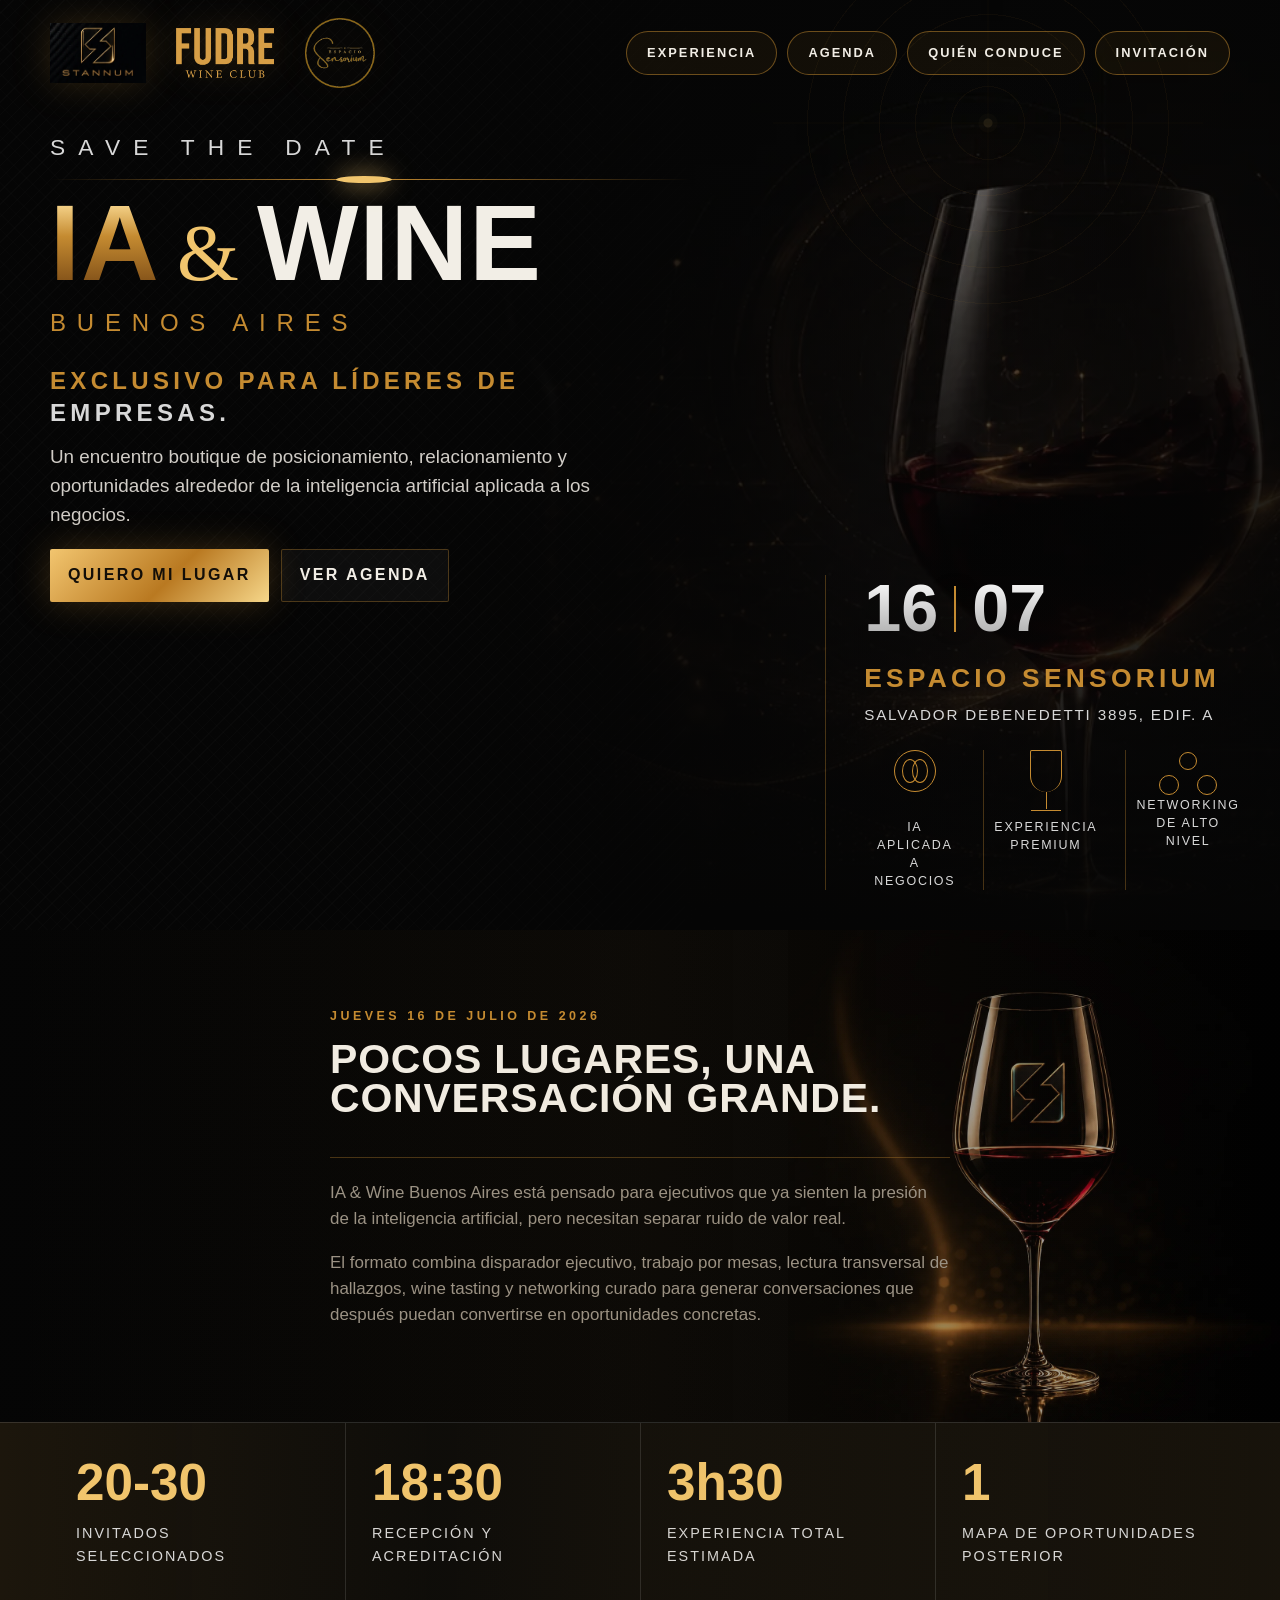
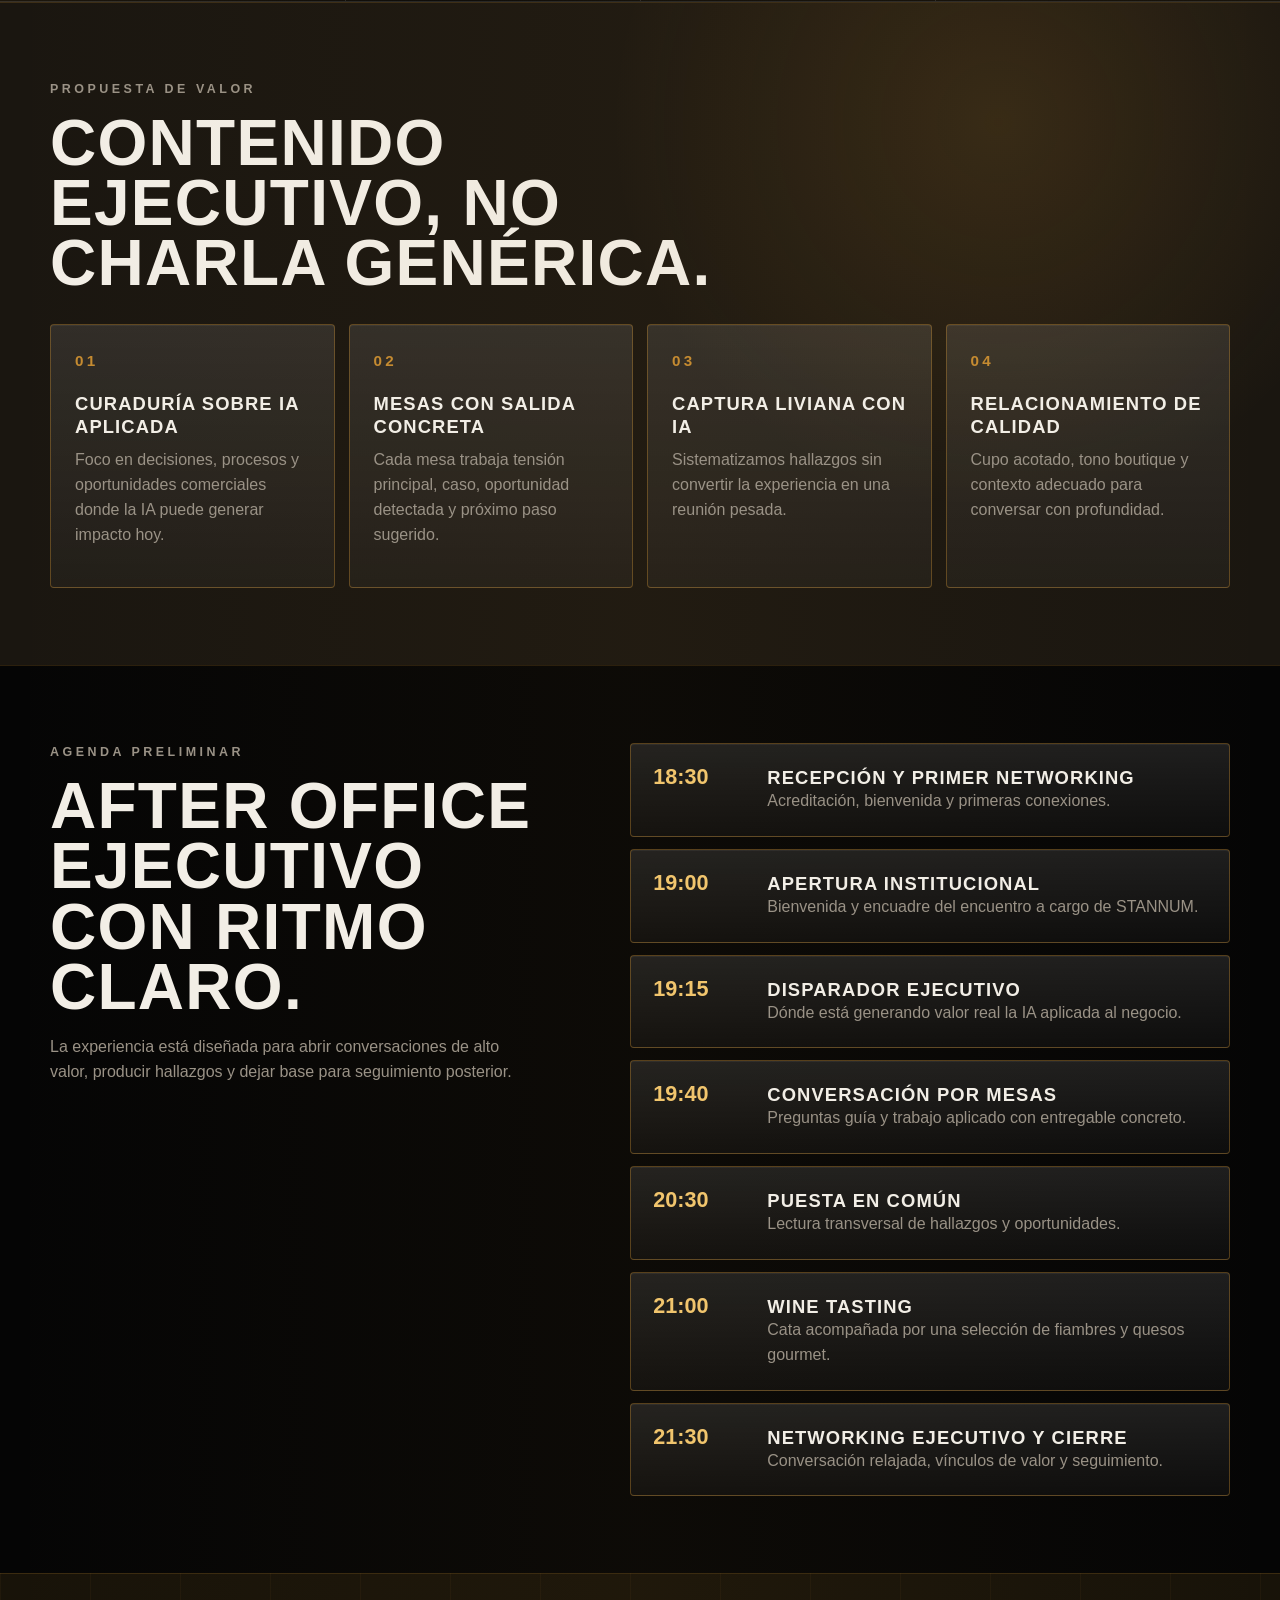
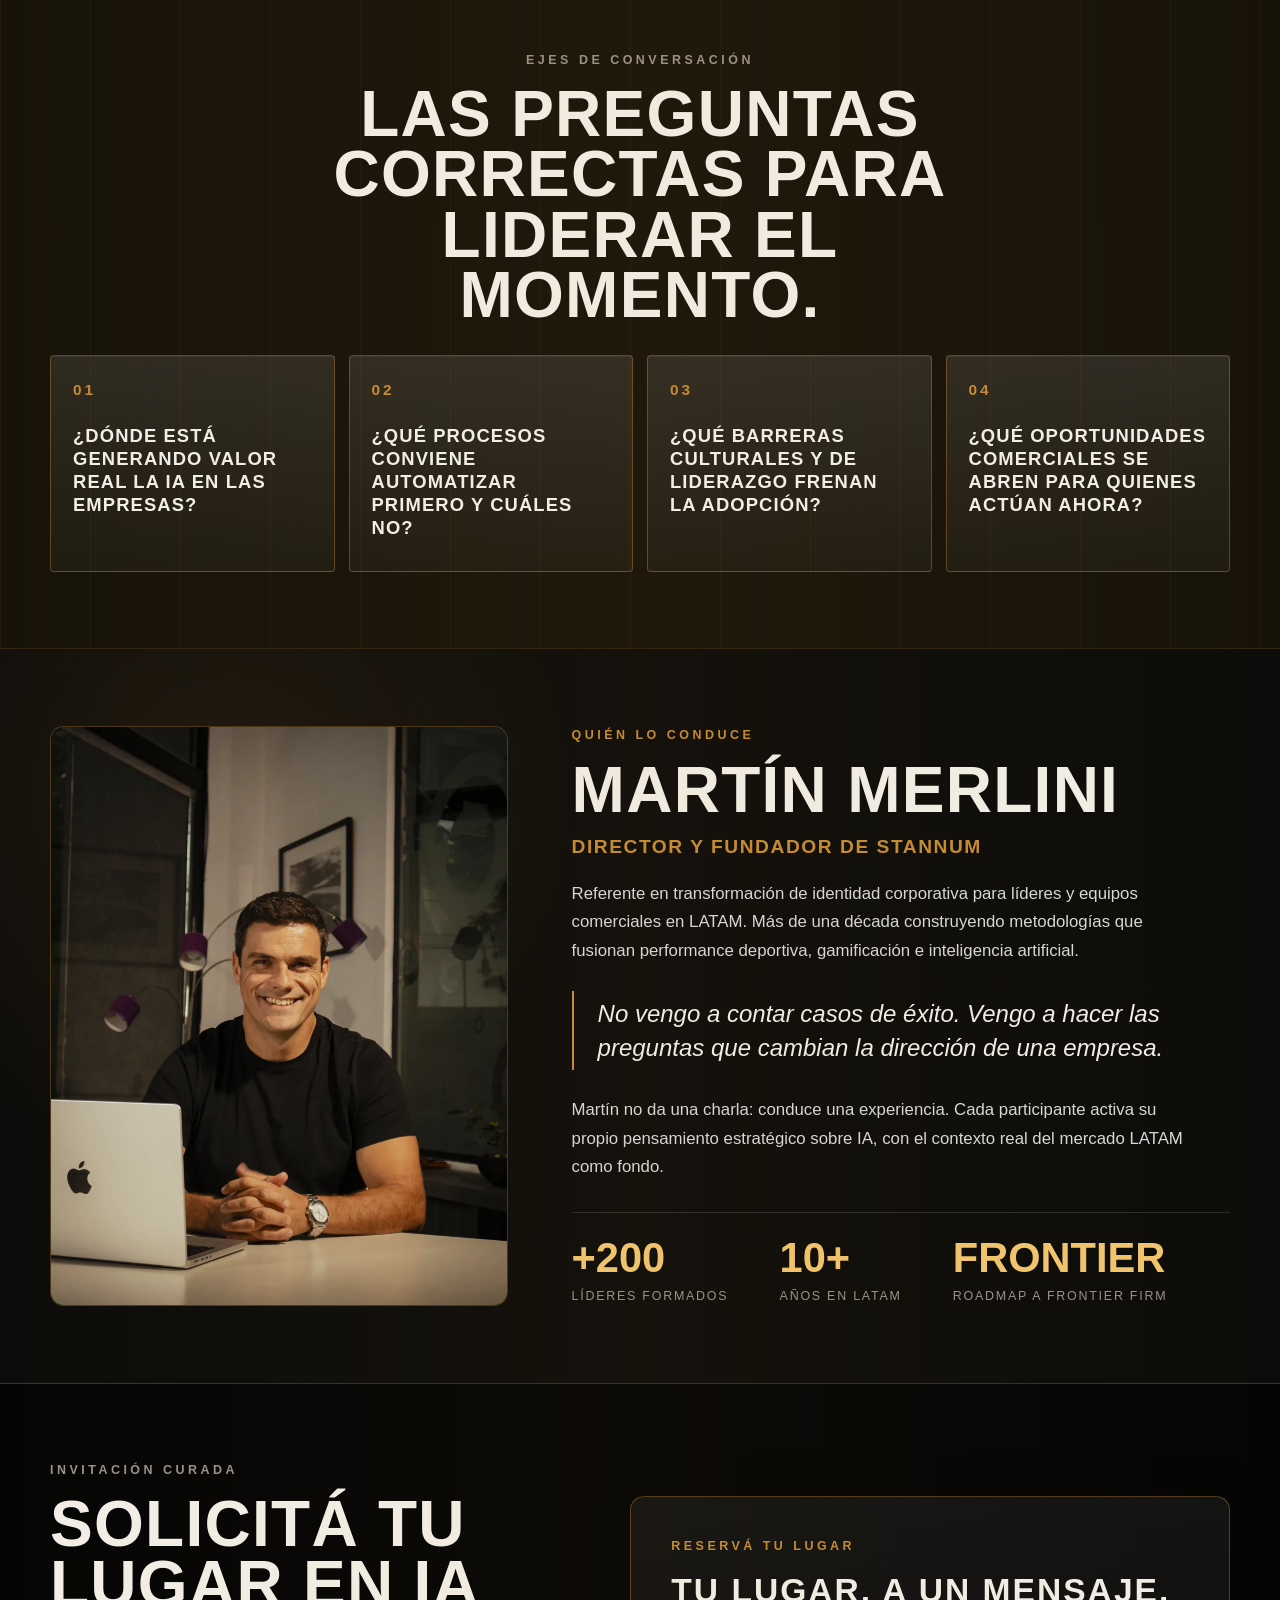
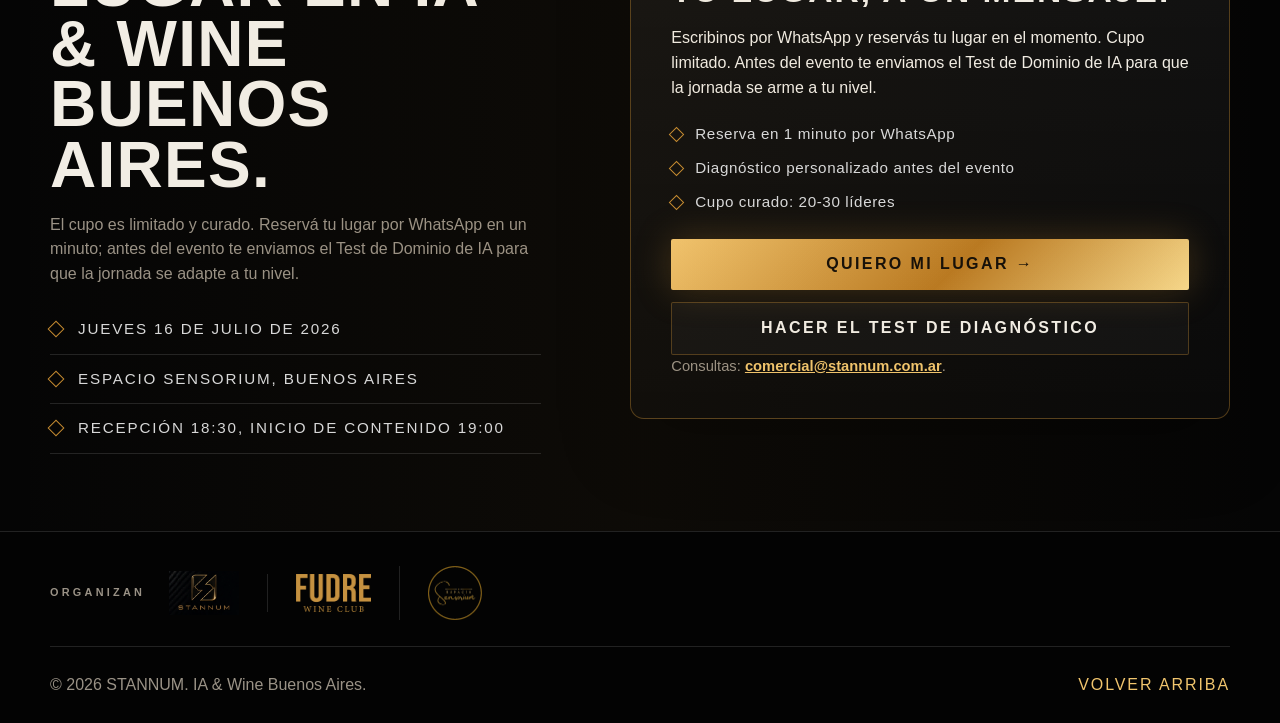
<file: index.html>
<!DOCTYPE html>
<html lang="es">
  <head>
    <meta charset="UTF-8" />
    <meta name="viewport" content="width=device-width, initial-scale=1.0" />
    <meta name="theme-color" content="#050505" />
    <title>IA &amp; Wine Buenos Aires | STANNUM</title>
    <meta
      name="description"
      content="IA & Wine Buenos Aires: encuentro boutique para líderes de empresas sobre inteligencia artificial aplicada a negocios, networking ejecutivo y wine tasting. Jueves 16 de julio de 2026."
    />
    <link rel="canonical" href="https://ia-wine-buenos-aires.vercel.app/" />
    <link rel="icon" href="assets/favicon.svg" type="image/svg+xml" />

    <!-- Open Graph -->
    <meta property="og:type" content="website" />
    <meta property="og:locale" content="es_AR" />
    <meta property="og:site_name" content="STANNUM" />
    <meta property="og:url" content="https://ia-wine-buenos-aires.vercel.app/" />
    <meta property="og:title" content="IA & Wine Buenos Aires — Encuentro ejecutivo | STANNUM" />
    <meta
      property="og:description"
      content="Encuentro boutique para líderes: IA aplicada a negocios, networking ejecutivo y wine tasting. Jueves 16 de julio de 2026, Espacio Sensorium."
    />
    <meta property="og:image" content="https://ia-wine-buenos-aires.vercel.app/assets/og-image.jpg" />
    <meta property="og:image:width" content="1200" />
    <meta property="og:image:height" content="630" />

    <!-- Twitter -->
    <meta name="twitter:card" content="summary_large_image" />
    <meta name="twitter:title" content="IA & Wine Buenos Aires — Encuentro ejecutivo | STANNUM" />
    <meta
      name="twitter:description"
      content="IA aplicada a negocios, networking ejecutivo y wine tasting. Jueves 16 de julio de 2026, Espacio Sensorium."
    />
    <meta name="twitter:image" content="https://ia-wine-buenos-aires.vercel.app/assets/og-image.jpg" />

    <!-- Datos estructurados del evento -->
    <script type="application/ld+json">
      {
        "@context": "https://schema.org",
        "@type": "Event",
        "name": "IA & Wine Buenos Aires",
        "description": "Encuentro boutique para líderes de empresas sobre inteligencia artificial aplicada a negocios, networking ejecutivo y wine tasting.",
        "startDate": "2026-07-16T18:30:00-03:00",
        "endDate": "2026-07-16T22:00:00-03:00",
        "eventStatus": "https://schema.org/EventScheduled",
        "eventAttendanceMode": "https://schema.org/OfflineEventAttendanceMode",
        "image": "https://ia-wine-buenos-aires.vercel.app/assets/og-image.jpg",
        "location": {
          "@type": "Place",
          "name": "Espacio Sensorium",
          "address": "Salvador Debenedetti 3895, Edif. A, Buenos Aires, Argentina"
        },
        "organizer": {
          "@type": "Organization",
          "name": "STANNUM",
          "url": "https://stannum.com.ar"
        }
      }
    </script>

    <link rel="preload" as="image" href="assets/hero-bg.webp" fetchpriority="high" />
    <link rel="stylesheet" href="styles.css" />
  </head>
  <body>
    <header class="hero" id="inicio">
      <img
        class="hero-art"
        src="assets/hero-bg.webp"
        alt="Copa de vino con partículas doradas, estética IA & Wine Buenos Aires"
        width="2172"
        height="724"
        fetchpriority="high"
        decoding="async"
      />
      <div class="hero-overlay" aria-hidden="true"></div>
      <div class="texture texture-carbon" aria-hidden="true"></div>
      <div class="radar" aria-hidden="true"></div>

      <nav class="nav container" aria-label="Navegación principal">
        <div class="nav-brands">
          <a class="brand" href="#inicio" aria-label="STANNUM">
            <img src="assets/stannum-logo.webp" alt="STANNUM" width="430" height="270" />
          </a>
          <img
            class="brand-org"
            src="assets/partner-fudre-wine-club.webp"
            alt="FUDRE Wine Club"
            width="702"
            height="358"
          />
          <img
            class="brand-org"
            src="assets/partner-espacio-sensorium.webp"
            alt="Espacio Sensorium"
            width="432"
            height="433"
          />
        </div>
        <div class="nav-links">
          <a href="#experiencia">Experiencia</a>
          <a href="#agenda">Agenda</a>
          <a href="#host">Quién conduce</a>
          <a href="#invitacion">Invitación</a>
        </div>
      </nav>

      <div class="container hero-grid">
        <div class="hero-copy">
          <p class="save-date">Save the date</p>
          <div class="gold-line" aria-hidden="true"></div>
          <h1>
            <span class="gold-text">IA</span>
            <span class="amp">&amp;</span>
            <span>Wine</span>
          </h1>
          <p class="city">Buenos Aires</p>
          <p class="exclusive">Exclusivo para líderes de empresas.</p>
          <p class="lead">
            Un encuentro boutique de posicionamiento, relacionamiento y
            oportunidades alrededor de la inteligencia artificial aplicada a los
            negocios.
          </p>

          <div class="hero-actions">
            <a class="btn btn-primary" href="https://wa.me/5491135215350?text=Quiero%20reservar%20mi%20lugar%20en%20IA%20%26%20Wine%20Buenos%20Aires%20%2816%2F7%2C%20Espacio%20Sensorium%29.%20Mi%20nombre%20es%3A%20" target="_blank" rel="noopener">Quiero mi lugar</a>
            <a class="btn btn-secondary" href="#agenda">Ver agenda</a>
          </div>
        </div>

        <aside class="event-panel" aria-label="Información principal del evento">
          <div class="date-block">
            <span>16</span>
            <i></i>
            <span>07</span>
          </div>
          <div class="venue-block">
            <p>Espacio Sensorium</p>
            <span>Salvador Debenedetti 3895, Edif. A</span>
          </div>
          <div class="quick-facts">
            <div>
              <span class="icon icon-brain" aria-hidden="true"></span>
              <p>IA aplicada<br />a negocios</p>
            </div>
            <div>
              <span class="icon icon-glass" aria-hidden="true"></span>
              <p>Experiencia<br />premium</p>
            </div>
            <div>
              <span class="icon icon-network" aria-hidden="true"></span>
              <p>Networking<br />de alto nivel</p>
            </div>
          </div>
        </aside>
      </div>
    </header>

    <main>
      <section class="section intro" id="experiencia">
        <div class="container intro-grid">
          <div class="section-kicker">
            <p class="eyebrow">Jueves 16 de julio de 2026</p>
            <h2>Pocos lugares, una conversación grande.</h2>
          </div>
          <div class="intro-copy">
            <p>
              IA &amp; Wine Buenos Aires está pensado para ejecutivos que ya
              sienten la presión de la inteligencia artificial, pero necesitan
              separar ruido de valor real.
            </p>
            <p>
              El formato combina disparador ejecutivo, trabajo por mesas,
              lectura transversal de hallazgos, wine tasting y networking
              curado para generar conversaciones que después puedan convertirse
              en oportunidades concretas.
            </p>
          </div>
        </div>
      </section>

      <section class="section metrics-strip" aria-label="Datos del evento">
        <div class="container metric-grid">
          <article>
            <span>20-30</span>
            <p>invitados seleccionados</p>
          </article>
          <article>
            <span>18:30</span>
            <p>recepción y acreditación</p>
          </article>
          <article>
            <span>3h30</span>
            <p>experiencia total estimada</p>
          </article>
          <article>
            <span>1</span>
            <p>mapa de oportunidades posterior</p>
          </article>
        </div>
      </section>

      <section class="section value">
        <div class="container">
          <div class="section-heading">
            <p class="eyebrow">Propuesta de valor</p>
            <h2>Contenido ejecutivo, no charla genérica.</h2>
          </div>

          <div class="value-grid">
            <article class="value-card" data-reveal>
              <span>01</span>
              <h3>Curaduría sobre IA aplicada</h3>
              <p>
                Foco en decisiones, procesos y oportunidades comerciales donde
                la IA puede generar impacto hoy.
              </p>
            </article>
            <article class="value-card" data-reveal>
              <span>02</span>
              <h3>Mesas con salida concreta</h3>
              <p>
                Cada mesa trabaja tensión principal, caso, oportunidad detectada
                y próximo paso sugerido.
              </p>
            </article>
            <article class="value-card" data-reveal>
              <span>03</span>
              <h3>Captura liviana con IA</h3>
              <p>
                Sistematizamos hallazgos sin convertir la experiencia en una
                reunión pesada.
              </p>
            </article>
            <article class="value-card" data-reveal>
              <span>04</span>
              <h3>Relacionamiento de calidad</h3>
              <p>
                Cupo acotado, tono boutique y contexto adecuado para conversar
                con profundidad.
              </p>
            </article>
          </div>
        </div>
      </section>

      <section class="section agenda" id="agenda">
        <div class="container agenda-grid">
          <div class="section-heading sticky-heading">
            <p class="eyebrow">Agenda preliminar</p>
            <h2>After office ejecutivo con ritmo claro.</h2>
            <p>
              La experiencia está diseñada para abrir conversaciones de alto
              valor, producir hallazgos y dejar base para seguimiento posterior.
            </p>
          </div>

          <div class="timeline">
            <article data-reveal>
              <time>18:30</time>
              <div>
                <h3>Recepción y primer networking</h3>
                <p>Acreditación, bienvenida y primeras conexiones.</p>
              </div>
            </article>
            <article data-reveal>
              <time>19:00</time>
              <div>
                <h3>Apertura institucional</h3>
                <p>Bienvenida y encuadre del encuentro a cargo de STANNUM.</p>
              </div>
            </article>
            <article data-reveal>
              <time>19:15</time>
              <div>
                <h3>Disparador ejecutivo</h3>
                <p>Dónde está generando valor real la IA aplicada al negocio.</p>
              </div>
            </article>
            <article data-reveal>
              <time>19:40</time>
              <div>
                <h3>Conversación por mesas</h3>
                <p>Preguntas guía y trabajo aplicado con entregable concreto.</p>
              </div>
            </article>
            <article data-reveal>
              <time>20:30</time>
              <div>
                <h3>Puesta en común</h3>
                <p>Lectura transversal de hallazgos y oportunidades.</p>
              </div>
            </article>
            <article data-reveal>
              <time>21:00</time>
              <div>
                <h3>Wine tasting</h3>
                <p>Cata acompañada por una selección de fiambres y quesos gourmet.</p>
              </div>
            </article>
            <article data-reveal>
              <time>21:30</time>
              <div>
                <h3>Networking ejecutivo y cierre</h3>
                <p>Conversación relajada, vínculos de valor y seguimiento.</p>
              </div>
            </article>
          </div>
        </div>
      </section>

      <section class="section conversation">
        <div class="container">
          <div class="section-heading centered">
            <p class="eyebrow">Ejes de conversación</p>
            <h2>Las preguntas correctas para liderar el momento.</h2>
          </div>

          <div class="question-grid">
            <article data-reveal>
              <p>01</p>
              <h3>¿Dónde está generando valor real la IA en las empresas?</h3>
            </article>
            <article data-reveal>
              <p>02</p>
              <h3>¿Qué procesos conviene automatizar primero y cuáles no?</h3>
            </article>
            <article data-reveal>
              <p>03</p>
              <h3>¿Qué barreras culturales y de liderazgo frenan la adopción?</h3>
            </article>
            <article data-reveal>
              <p>04</p>
              <h3>¿Qué oportunidades comerciales se abren para quienes actúan ahora?</h3>
            </article>
          </div>
        </div>
      </section>

      <section class="section host" id="host">
        <div class="container host-grid">
          <div class="host-photo-wrap" data-reveal>
            <img
              class="host-photo-img"
              src="assets/martin.webp"
              alt="Martín Merlini, Director y Fundador de STANNUM"
              width="900"
              height="1350"
              loading="lazy"
            />
          </div>

          <div class="host-copy">
            <p class="eyebrow">Quién lo conduce</p>
            <h2>Martín Merlini</h2>
            <p class="host-role">Director y Fundador de STANNUM</p>
            <p class="host-bio">
              Referente en transformación de identidad corporativa para líderes y
              equipos comerciales en LATAM. Más de una década construyendo
              metodologías que fusionan performance deportiva, gamificación e
              inteligencia artificial.
            </p>

            <blockquote class="host-quote">
              No vengo a contar casos de éxito. Vengo a hacer las preguntas que
              cambian la dirección de una empresa.
            </blockquote>

            <p class="host-bio">
              Martín no da una charla: conduce una experiencia. Cada participante
              activa su propio pensamiento estratégico sobre IA, con el contexto
              real del mercado LATAM como fondo.
            </p>

            <div class="host-stats">
              <div><span class="n">+200</span><span class="l">Líderes formados</span></div>
              <div><span class="n">10+</span><span class="l">Años en LATAM</span></div>
              <div><span class="n">FRONTIER</span><span class="l">Roadmap a Frontier Firm</span></div>
            </div>
          </div>
        </div>
      </section>

      <section class="section invitation" id="invitacion">
        <div class="container invitation-grid">
          <div class="invite-copy">
            <p class="eyebrow">Invitación curada</p>
            <h2>Solicitá tu lugar en IA &amp; Wine Buenos Aires.</h2>
            <p>
              El cupo es limitado y curado. Reservá tu lugar por WhatsApp en un
              minuto; antes del evento te enviamos el Test de Dominio de IA para
              que la jornada se adapte a tu nivel.
            </p>
            <ul class="invite-list">
              <li>Jueves 16 de julio de 2026</li>
              <li>Espacio Sensorium, Buenos Aires</li>
              <li>Recepción 18:30, inicio de contenido 19:00</li>
            </ul>
          </div>

          <div class="invite-gate">
            <p class="eyebrow">Reservá tu lugar</p>
            <h3>Tu lugar, a un mensaje.</h3>
            <p class="gate-p">
              Escribinos por WhatsApp y reservás tu lugar en el momento. Cupo
              limitado. Antes del evento te enviamos el Test de Dominio de IA
              para que la jornada se arme a tu nivel.
            </p>
            <ul class="gate-list">
              <li>Reserva en 1 minuto por WhatsApp</li>
              <li>Diagnóstico personalizado antes del evento</li>
              <li>Cupo curado: 20-30 líderes</li>
            </ul>
            <a class="btn btn-primary" href="https://wa.me/5491135215350?text=Quiero%20reservar%20mi%20lugar%20en%20IA%20%26%20Wine%20Buenos%20Aires%20%2816%2F7%2C%20Espacio%20Sensorium%29.%20Mi%20nombre%20es%3A%20" target="_blank" rel="noopener">Quiero mi lugar →</a>
            <a class="btn btn-secondary" href="test.html">Hacer el test de diagnóstico</a>
            <p class="form-note">
              Consultas:
              <a href="mailto:comercial@stannum.com.ar">comercial@stannum.com.ar</a>.
            </p>
          </div>
        </div>
      </section>
    </main>

    <footer class="footer">
      <div class="container">
        <div class="organizers footer-organizers" aria-label="Organizadores del evento">
          <span class="organizers-label">Organizan</span>
          <ul class="organizers-logos">
            <li>
              <img src="assets/stannum-logo.webp" alt="STANNUM" width="430" height="270" loading="lazy" />
            </li>
            <li>
              <img src="assets/partner-fudre-wine-club.webp" alt="FUDRE Wine Club" width="702" height="358" loading="lazy" />
            </li>
            <li>
              <img src="assets/partner-espacio-sensorium.webp" alt="Espacio Sensorium" width="432" height="433" loading="lazy" />
            </li>
          </ul>
        </div>
        <div class="footer-grid">
          <p>&copy; <span id="year"></span> STANNUM. IA &amp; Wine Buenos Aires.</p>
          <a href="#inicio">Volver arriba</a>
        </div>
      </div>
    </footer>

    <script src="script.js"></script>
  </body>
</html>
</file>
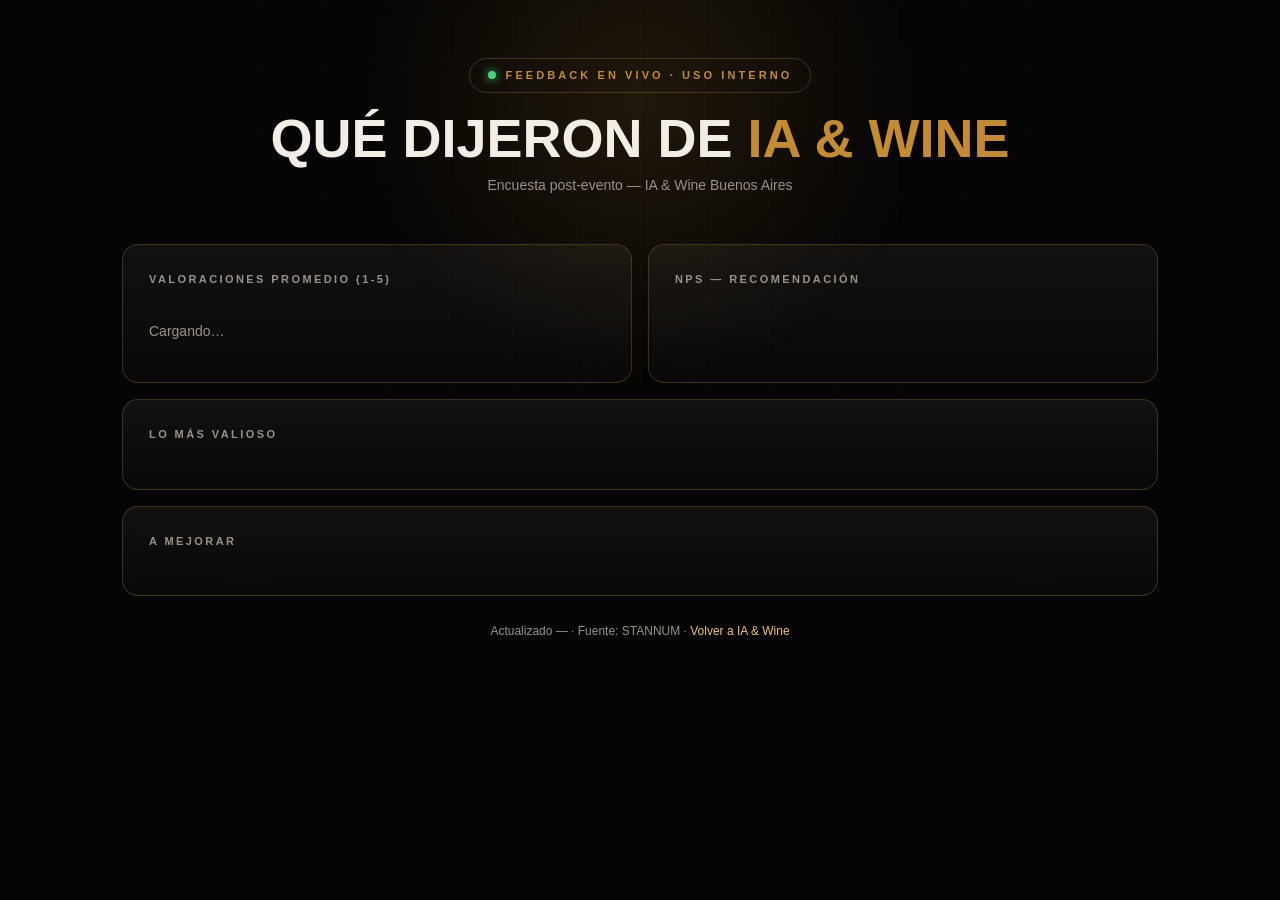
<file: dashboard-feedback.html>
<!DOCTYPE html>
<html lang="es">
<head>
<meta charset="UTF-8" />
<meta name="viewport" content="width=device-width, initial-scale=1, viewport-fit=cover" />
<title>Feedback · IA &amp; Wine Buenos Aires — STANNUM</title>
<meta name="theme-color" content="#050505" />
<meta name="robots" content="noindex" />
<style>
*{margin:0;padding:0;box-sizing:border-box}
:root{--black:#050505;--gold:#c58b31;--gold-soft:#f1c56d;--champagne:#f2eee6;--silver:#d8d8d8;--muted:#9a9286;
--green:#46d27a;--red:#e07a7a;--line:rgba(197,139,49,.28);--line-soft:rgba(255,255,255,.09);
--fd:"Arial Narrow","Roboto Condensed","Segoe UI",Arial,sans-serif;--fb:"Segoe UI",Arial,sans-serif;}
body{background:var(--black);color:var(--champagne);font-family:var(--fb);min-height:100vh;overflow-x:hidden;line-height:1.5}
.grid-bg{position:fixed;inset:0;z-index:0;pointer-events:none;opacity:.5;background-image:linear-gradient(rgba(197,139,49,.035) 1px,transparent 1px),linear-gradient(90deg,rgba(197,139,49,.035) 1px,transparent 1px);background-size:64px 64px;mask-image:radial-gradient(ellipse at 50% 0%,#000 30%,transparent 80%)}
.glow{position:fixed;top:-220px;left:50%;transform:translateX(-50%);width:640px;height:640px;z-index:0;pointer-events:none;background:radial-gradient(circle,rgba(197,139,49,.14),transparent 64%)}
.wrap{position:relative;z-index:1;max-width:1080px;margin:0 auto;padding:clamp(30px,5vw,58px) 22px}
.head{text-align:center;margin-bottom:32px}
.eyebrow{display:inline-flex;align-items:center;gap:10px;font-size:11px;letter-spacing:.28em;color:var(--gold);text-transform:uppercase;font-weight:800;border:1px solid var(--line);border-radius:999px;padding:8px 18px;margin-bottom:18px}
.live-dot{width:8px;height:8px;border-radius:50%;background:var(--green);box-shadow:0 0 10px var(--green);animation:pulse 1.6s ease-in-out infinite}
@keyframes pulse{0%,100%{opacity:1}50%{opacity:.35}}
h1{font-family:var(--fd);font-weight:900;font-size:clamp(30px,5.4vw,54px);text-transform:uppercase;line-height:1}
h1 .hl{color:var(--gold)}
.sub{color:var(--muted);font-size:14px;margin-top:10px}
.kpis{display:grid;grid-template-columns:repeat(3,1fr);gap:14px;margin-bottom:16px}
.kpi{border:1px solid var(--line);border-radius:16px;background:linear-gradient(180deg,rgba(255,255,255,.05),rgba(255,255,255,.02));padding:24px 18px;text-align:center}
.kpi .n{font-family:var(--fd);font-weight:900;font-size:clamp(38px,7vw,66px);line-height:.9;color:var(--gold-soft)}
.kpi .n.pos{color:var(--green)} .kpi .n.neg{color:var(--red)}
.kpi .l{font-size:11px;letter-spacing:.14em;color:var(--silver);text-transform:uppercase;margin-top:10px}
.panels{display:grid;grid-template-columns:1fr 1fr;gap:16px;margin-bottom:16px}
.panel{border:1px solid var(--line);border-radius:16px;background:linear-gradient(180deg,rgba(255,255,255,.05),rgba(255,255,255,.02));padding:26px}
.panel.full{grid-column:1/-1}
.panel-k{font-size:11px;letter-spacing:.22em;color:var(--muted);text-transform:uppercase;font-weight:700;margin-bottom:20px}
.rate{margin-bottom:16px}
.rate .rl{display:flex;justify-content:space-between;font-size:14px;color:var(--champagne);margin-bottom:6px}
.rate .rl b{font-family:var(--fd);font-weight:900;font-size:18px;color:var(--gold-soft)}
.track{height:10px;background:rgba(255,255,255,.06);border-radius:99px;overflow:hidden}
.fill{height:100%;background:linear-gradient(90deg,#b97921,var(--gold-soft));border-radius:99px;width:0;transition:width 1s cubic-bezier(.22,1,.36,1)}
.nps-split{display:flex;height:14px;border-radius:99px;overflow:hidden;margin-bottom:10px}
.nps-split i{height:100%}
.nps-split .p{background:var(--green)} .nps-split .n2{background:#8a8578} .nps-split .d{background:var(--red)}
.nps-legend{display:flex;gap:16px;font-size:12.5px;color:var(--muted);flex-wrap:wrap}
.dot{display:inline-block;width:9px;height:9px;border-radius:50%;margin-right:6px;vertical-align:middle}
.comments{display:grid;gap:10px;max-height:340px;overflow:auto}
.cmt{border-left:2px solid var(--gold);padding:4px 0 4px 14px;font-size:14px;color:#ddd6c9;line-height:1.5}
.empty{color:var(--muted);font-size:14px;padding:14px 0}
.foot{text-align:center;color:var(--muted);font-size:12px;margin-top:26px}
.foot a{color:var(--gold-soft);text-decoration:none}
@media(max-width:720px){.kpis{grid-template-columns:1fr}.panels{grid-template-columns:1fr}}
</style>
</head>
<body>
<div class="grid-bg"></div>
<div class="glow"></div>
<main class="wrap">
  <div class="head">
    <div class="eyebrow"><span class="live-dot"></span> Feedback en vivo · uso interno</div>
    <h1>Qué dijeron de <span class="hl">IA &amp; Wine</span></h1>
    <p class="sub">Encuesta post-evento — IA &amp; Wine Buenos Aires</p>
  </div>

  <div class="kpis" id="kpis"></div>

  <div class="panels">
    <div class="panel"><div class="panel-k">Valoraciones promedio (1-5)</div><div id="rates"><div class="empty">Cargando…</div></div></div>
    <div class="panel"><div class="panel-k">NPS — Recomendación</div><div id="npsbox"></div></div>
    <div class="panel full"><div class="panel-k">Lo más valioso</div><div class="comments" id="c_val"></div></div>
    <div class="panel full"><div class="panel-k">A mejorar</div><div class="comments" id="c_imp"></div></div>
  </div>

  <div class="foot">Actualizado <span id="updated">—</span> · Fuente: STANNUM · <a href="index.html">Volver a IA &amp; Wine</a></div>
</main>

<script>
const APPS_SCRIPT_URL = "https://script.google.com/macros/s/AKfycbyjr2OHjZAgLhbXpI07Flh2zWN1bfWlx1XmxdVgUA6JEcID_jZrCP0agNLECH1BqQ/exec";
function load(){
  const cb="fb_"+Date.now(); const s=document.createElement("script");
  window[cb]=(d)=>{ try{ render(d); }finally{ delete window[cb]; s.remove(); } };
  s.onerror=()=>{ delete window[cb]; s.remove(); };
  s.src=APPS_SCRIPT_URL+"?mode=feedback&callback="+cb+"&t="+Date.now();
  document.body.appendChild(s);
}
function render(d){
  if(!d||d.ok===false) return;
  const total=d.total||0;
  const npsCls = d.nps>0?'pos':(d.nps<0?'neg':'');
  document.getElementById("kpis").innerHTML=[
    {n:total,l:"Respuestas",c:""},
    {n:(d.nps>0?'+':'')+(d.nps||0),l:"NPS",c:npsCls},
    {n:(d.avgExp||0),l:"Experiencia (prom /5)",c:""}
  ].map(k=>`<div class="kpi"><div class="n ${k.c}">${k.n}</div><div class="l">${k.l}</div></div>`).join("");

  const rates=[["Experiencia",d.avgExp],["Contenido",d.avgContent],["Dinámica",d.avgDynamic],["Objetivo",d.avgObjective]];
  document.getElementById("rates").innerHTML = total? rates.map(([l,v])=>{
    v=v||0; const pct=Math.round(v/5*100);
    return `<div class="rate"><div class="rl"><span>${l}</span><b>${v.toFixed(1)}</b></div><div class="track"><div class="fill" data-w="${pct}"></div></div></div>`;
  }).join("") : '<div class="empty">Todavía sin respuestas.</div>';

  const pr=d.promoters||0,pa=d.passives||0,de=d.detractors||0, tt=pr+pa+de;
  document.getElementById("npsbox").innerHTML = tt? `
    <div class="nps-split">
      <i class="p" style="width:${pr/tt*100}%"></i><i class="n2" style="width:${pa/tt*100}%"></i><i class="d" style="width:${de/tt*100}%"></i>
    </div>
    <div class="nps-legend">
      <span><span class="dot" style="background:var(--green)"></span>Promotores ${pr}</span>
      <span><span class="dot" style="background:#8a8578"></span>Neutrales ${pa}</span>
      <span><span class="dot" style="background:var(--red)"></span>Detractores ${de}</span>
    </div>` : '<div class="empty">Todavía sin respuestas.</div>';

  const cmts=d.comments||[];
  const val=cmts.map(c=>c.v).filter(Boolean);
  const imp=cmts.map(c=>c.m).filter(Boolean);
  document.getElementById("c_val").innerHTML = val.length? val.map(t=>`<div class="cmt">${esc(t)}</div>`).join("") : '<div class="empty">Sin comentarios aún.</div>';
  document.getElementById("c_imp").innerHTML = imp.length? imp.map(t=>`<div class="cmt">${esc(t)}</div>`).join("") : '<div class="empty">Sin comentarios aún.</div>';

  document.getElementById("updated").textContent = "a las " + new Date(d.updated||Date.now()).toLocaleTimeString("es-AR",{hour:"2-digit",minute:"2-digit"});
  requestAnimationFrame(()=>setTimeout(()=>{document.querySelectorAll(".fill").forEach(b=>b.style.width=b.getAttribute("data-w")+"%");},90));
}
function esc(s){return String(s).replace(/[&<>]/g,c=>({'&':'&amp;','<':'&lt;','>':'&gt;'}[c]));}
load();
setInterval(load, 300000); // 5 min
</script>
</body>
</html>
</file>
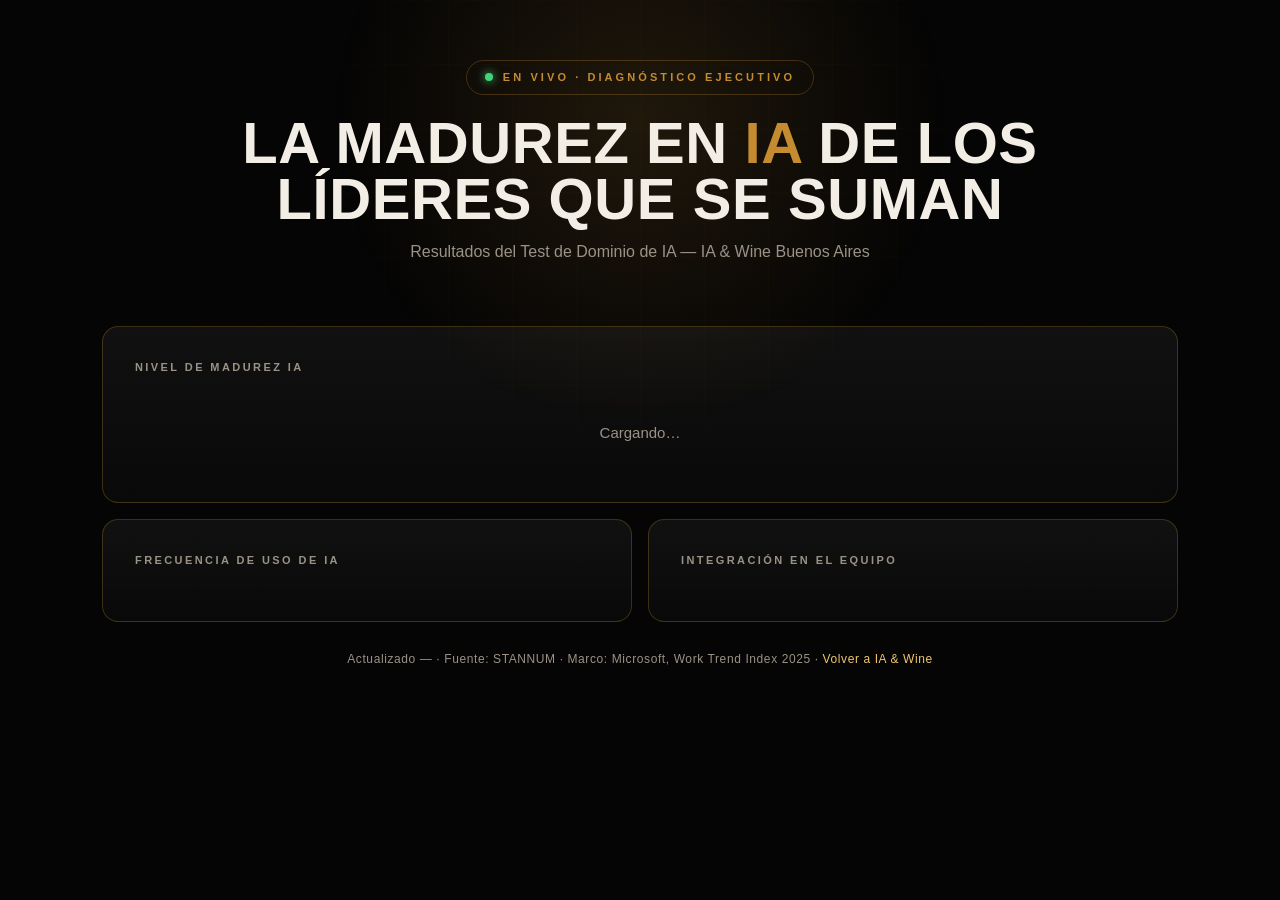
<file: dashboard.html>
<!DOCTYPE html>
<html lang="es">
<head>
<meta charset="UTF-8" />
<meta name="viewport" content="width=device-width, initial-scale=1, viewport-fit=cover" />
<title>Diagnóstico en vivo · IA &amp; Wine Buenos Aires — STANNUM</title>
<meta name="theme-color" content="#050505" />
<meta name="robots" content="noindex" />
<style>
*{margin:0;padding:0;box-sizing:border-box}
:root{
  --black:#050505; --gold:#c58b31; --gold-soft:#f1c56d; --champagne:#f2eee6;
  --silver:#d8d8d8; --muted:#9a9286; --line:rgba(197,139,49,.28); --line-soft:rgba(255,255,255,.09);
  --fd:"Arial Narrow","Roboto Condensed","Segoe UI",Arial,sans-serif; --fb:"Segoe UI",Arial,sans-serif;
}
body{background:var(--black);color:var(--champagne);font-family:var(--fb);min-height:100vh;overflow-x:hidden;-webkit-font-smoothing:antialiased;line-height:1.5}
.grid-bg{position:fixed;inset:0;z-index:0;pointer-events:none;opacity:.5;
  background-image:linear-gradient(rgba(197,139,49,.035) 1px,transparent 1px),linear-gradient(90deg,rgba(197,139,49,.035) 1px,transparent 1px);
  background-size:64px 64px;mask-image:radial-gradient(ellipse at 50% 0%,#000 30%,transparent 80%)}
.glow{position:fixed;top:-220px;left:50%;transform:translateX(-50%);width:680px;height:680px;z-index:0;pointer-events:none;
  background:radial-gradient(circle,rgba(197,139,49,.14),transparent 64%)}
.wrap{position:relative;z-index:1;max-width:1120px;margin:0 auto;padding:clamp(30px,5vw,60px) 22px}
.head{text-align:center;margin-bottom:clamp(28px,4vw,46px)}
.eyebrow{display:inline-flex;align-items:center;gap:10px;font-size:11px;letter-spacing:.28em;color:var(--gold);text-transform:uppercase;font-weight:800;border:1px solid var(--line);border-radius:999px;padding:8px 18px;margin-bottom:20px}
.live-dot{width:8px;height:8px;border-radius:50%;background:#46d27a;box-shadow:0 0 10px #46d27a;animation:pulse 1.6s ease-in-out infinite}
@keyframes pulse{0%,100%{opacity:1}50%{opacity:.35}}
h1{font-family:var(--fd);font-weight:900;font-size:clamp(30px,5.4vw,58px);line-height:.98;letter-spacing:.01em;text-transform:uppercase}
h1 .hl{color:var(--gold)}
.sub{color:var(--muted);font-size:clamp(13px,2vw,16px);margin-top:12px}
.kpis{display:grid;grid-template-columns:repeat(4,1fr);gap:14px;margin-bottom:16px}
.kpi{border:1px solid var(--line);border-radius:16px;background:linear-gradient(180deg,rgba(255,255,255,.05),rgba(255,255,255,.02));padding:clamp(20px,3vw,32px) 18px;text-align:center}
.kpi .n{font-family:var(--fd);font-weight:900;font-size:clamp(40px,7vw,78px);line-height:.9;color:var(--gold-soft)}
.kpi .n small{font-size:.32em;color:var(--muted)}
.kpi .l{font-size:11px;letter-spacing:.14em;color:var(--silver);text-transform:uppercase;margin-top:12px}
.panels{display:grid;grid-template-columns:1fr 1fr;gap:16px}
.panel{border:1px solid var(--line);border-radius:16px;background:linear-gradient(180deg,rgba(255,255,255,.05),rgba(255,255,255,.02));padding:clamp(22px,3vw,32px)}
.panel.full{grid-column:1 / -1}
.panel-k{font-size:11px;letter-spacing:.22em;color:var(--muted);text-transform:uppercase;font-weight:700;margin-bottom:20px}
.bars{display:grid;gap:15px}
.bar-row .bl{display:flex;justify-content:space-between;align-items:baseline;font-size:14px;color:var(--champagne);margin-bottom:6px}
.bar-row .bl b{font-family:var(--fd);font-weight:900;font-size:19px}
.bar-row .bl .pct{color:var(--gold-soft);font-weight:700}
.bar-row .bl .cnt{color:var(--muted);font-size:12.5px;margin-left:8px}
.bar-track{height:11px;background:rgba(255,255,255,.06);border-radius:99px;overflow:hidden}
.bar-fill{height:100%;background:linear-gradient(90deg,#b97921,var(--gold-soft));border-radius:99px;width:0;transition:width 1s cubic-bezier(.22,1,.36,1)}
.foot{text-align:center;color:var(--muted);font-size:12px;letter-spacing:.05em;margin-top:28px}
.foot a{color:var(--gold-soft);text-decoration:none}
.empty{text-align:center;color:var(--muted);padding:26px 0;font-size:15px}
@media(max-width:720px){.kpis{grid-template-columns:repeat(2,1fr)}.panels{grid-template-columns:1fr}}
</style>
</head>
<body>
<div class="grid-bg"></div>
<div class="glow"></div>

<main class="wrap">
  <div class="head">
    <div class="eyebrow"><span class="live-dot"></span> En vivo · Diagnóstico ejecutivo</div>
    <h1>La madurez en <span class="hl">IA</span> de los<br>líderes que se suman</h1>
    <p class="sub">Resultados del Test de Dominio de IA — IA &amp; Wine Buenos Aires</p>
  </div>

  <div class="kpis" id="kpis"></div>

  <div class="panels">
    <div class="panel full"><div class="panel-k">Nivel de madurez IA</div><div class="bars" id="c_lvl"><div class="empty">Cargando…</div></div></div>
    <div class="panel"><div class="panel-k">Frecuencia de uso de IA</div><div class="bars" id="c_freq"></div></div>
    <div class="panel"><div class="panel-k">Integración en el equipo</div><div class="bars" id="c_integ"></div></div>
  </div>

  <div class="foot">
    Actualizado <span id="updated">—</span> · Fuente: STANNUM · Marco: Microsoft, Work Trend Index 2025
    · <a href="index.html">Volver a IA &amp; Wine</a>
  </div>
</main>

<script>
const APPS_SCRIPT_URL = "https://script.google.com/macros/s/AKfycbyjr2OHjZAgLhbXpI07Flh2zWN1bfWlx1XmxdVgUA6JEcID_jZrCP0agNLECH1BqQ/exec";
const LVL = ["Principiante","Intermedio","Avanzado","Experto"];
const FREQ = ["Todo el tiempo","A diario","Regularmente","Ocasionalmente","Nunca"];
// etiquetas cortas para integración (las del Sheet son largas)
const INTEG_MAP = [
  {k:"Varios procesos y flujos del equipo la incorporan", s:"Varios procesos del equipo"},
  {k:"1-2 procesos del equipo ya usan IA", s:"1-2 procesos del equipo"},
  {k:"Comparto resultados, pero cada uno hace lo suyo", s:"Uso compartido, sin proceso"},
  {k:"Solo yo la uso", s:"Uso individual"}
];

function load(){
  const cb = "cb_" + Date.now();
  const s = document.createElement("script");
  window[cb] = (d)=>{ try{ render(d); } finally { delete window[cb]; s.remove(); } };
  s.onerror = ()=>{ delete window[cb]; s.remove(); };
  s.src = APPS_SCRIPT_URL + "?callback=" + cb + "&t=" + Date.now();
  document.body.appendChild(s);
}

function sumObj(o){ return Object.values(o||{}).reduce((a,b)=>a+(+b||0),0); }

function bars(el, entries, total){
  const node = document.getElementById(el);
  if(!total){ node.innerHTML = '<div class="empty">Todavía sin datos.</div>'; return; }
  node.innerHTML = entries.map(([label,c])=>{
    const pct = total ? Math.round(c/total*100) : 0;
    return `<div class="bar-row"><div class="bl"><span>${label}</span><span><span class="cnt">${c}</span><span class="pct"> ${pct}%</span></span></div>
      <div class="bar-track"><div class="bar-fill" data-w="${pct}"></div></div></div>`;
  }).join("");
}

function render(d){
  if(!d || d.ok===false) return;
  const total = d.total||0;
  const diario = (d.freq?.["Todo el tiempo"]||0) + (d.freq?.["A diario"]||0);
  const diarioPct = total ? Math.round(diario/total*100) : 0;
  const pagaPct = total ? Math.round((d.pay?.["Sí"]||0)/total*100) : 0;

  document.getElementById("kpis").innerHTML = [
    {n: total, l:"Líderes diagnosticados"},
    {n: (d.avgScore||0)+'<small> /100</small>', l:"Score promedio"},
    {n: diarioPct+'%', l:"Usa IA a diario o más"},
    {n: pagaPct+'%', l:"Ya paga por IA"}
  ].map(k=>`<div class="kpi"><div class="n">${k.n}</div><div class="l">${k.l}</div></div>`).join("");

  bars("c_lvl", LVL.map(k=>[k, d.levels?.[k]||0]), total);
  bars("c_freq", FREQ.map(k=>[k, d.freq?.[k]||0]).filter(x=>x[1]>0), sumObj(d.freq));
  bars("c_integ", INTEG_MAP.map(m=>[m.s, d.integ?.[m.k]||0]).filter(x=>x[1]>0), sumObj(d.integ));

  const t = new Date(d.updated||Date.now());
  document.getElementById("updated").textContent = "a las " + t.toLocaleTimeString("es-AR",{hour:"2-digit",minute:"2-digit"});
  requestAnimationFrame(()=>setTimeout(()=>{ document.querySelectorAll(".bar-fill").forEach(b=>b.style.width=b.getAttribute("data-w")+"%"); }, 90));
}

load();
setInterval(load, 300000); // 5 min
</script>
</body>
</html>
</file>
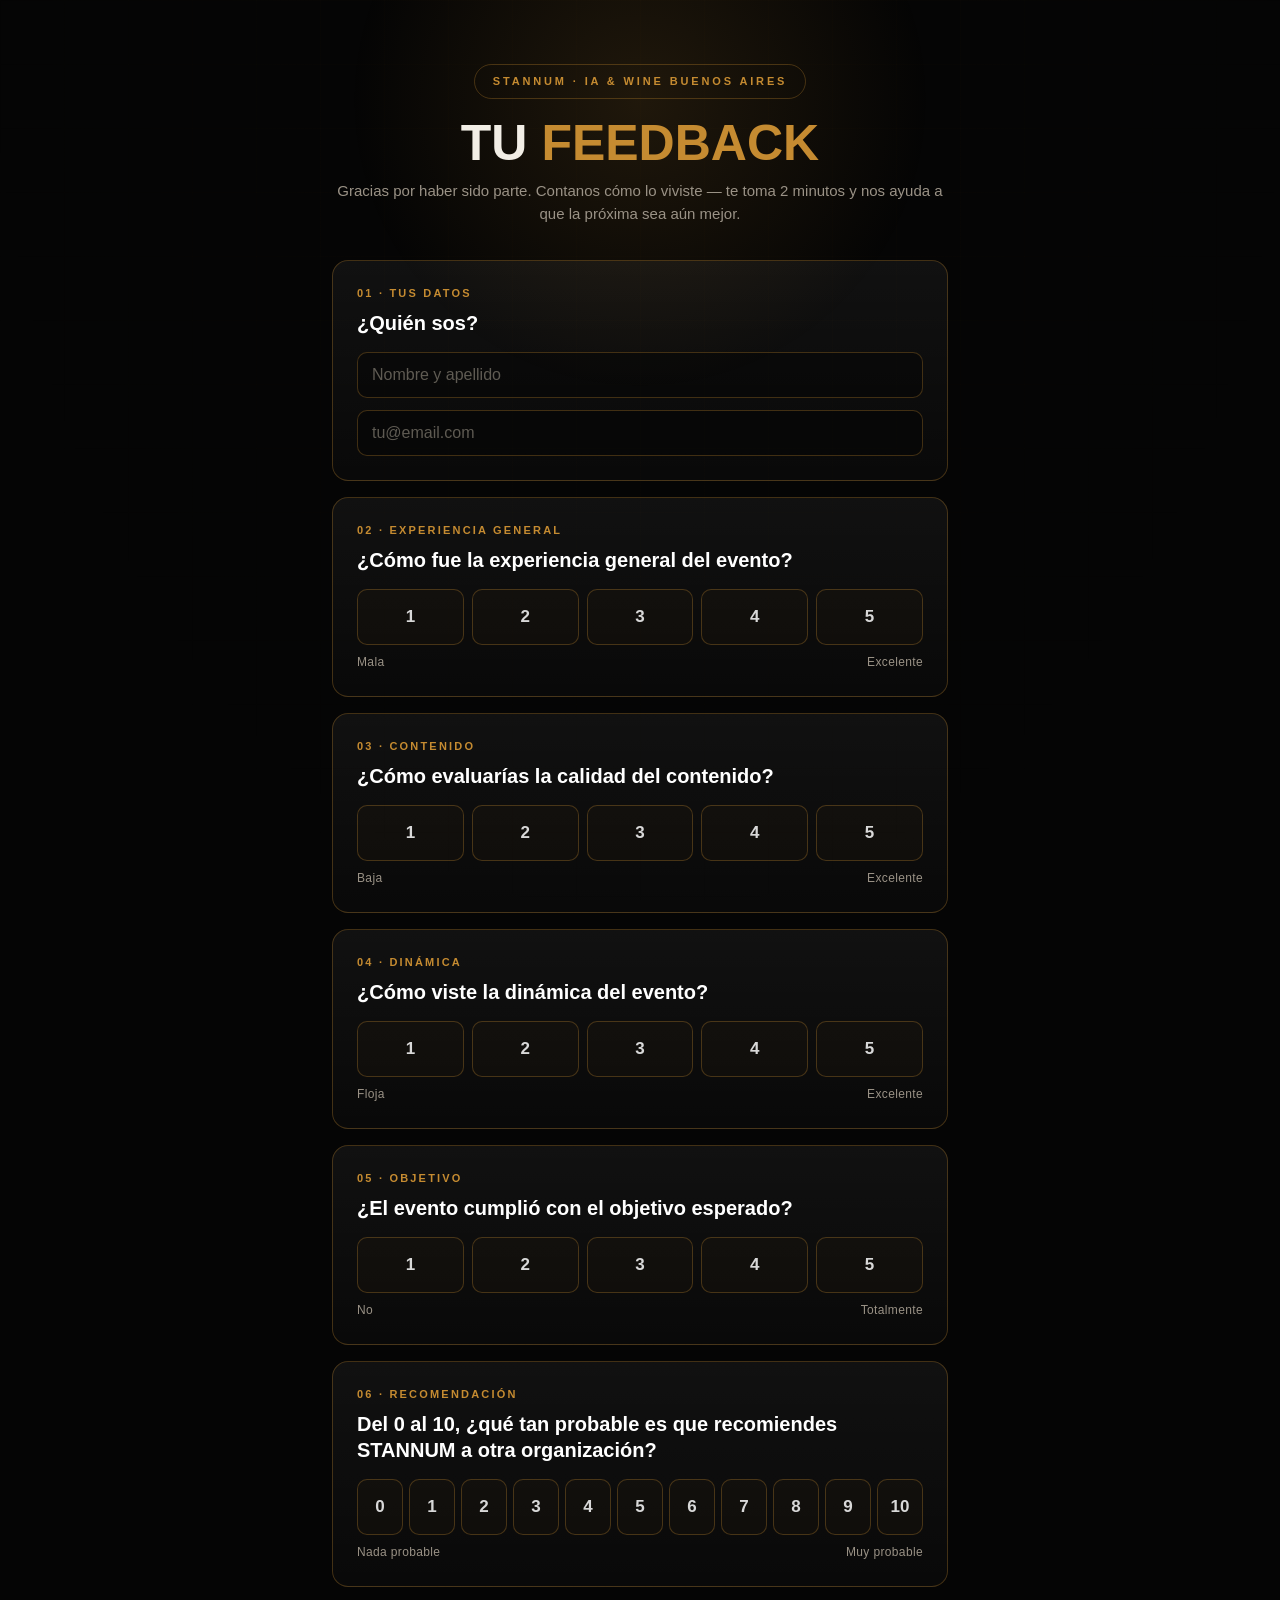
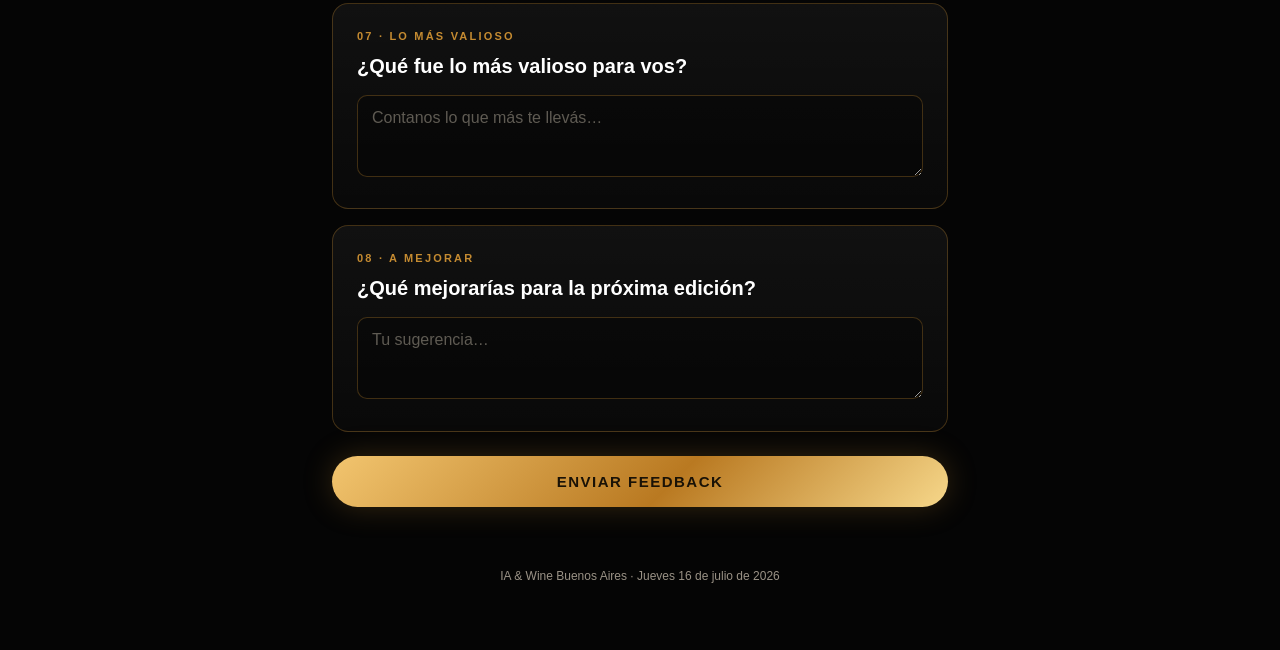
<file: feedback.html>
<!DOCTYPE html>
<html lang="es">
<head>
<meta charset="UTF-8" />
<meta name="viewport" content="width=device-width, initial-scale=1, viewport-fit=cover" />
<title>Feedback · IA &amp; Wine Buenos Aires — STANNUM</title>
<meta name="theme-color" content="#050505" />
<meta name="robots" content="noindex" />
<style>
*{margin:0;padding:0;box-sizing:border-box}
:root{
  --black:#050505; --gold:#c58b31; --gold-soft:#f1c56d; --champagne:#f2eee6;
  --silver:#d8d8d8; --muted:#9a9286; --line:rgba(197,139,49,.3); --line-soft:rgba(255,255,255,.1);
  --fd:"Arial Narrow","Roboto Condensed","Segoe UI",Arial,sans-serif; --fb:"Segoe UI",Arial,sans-serif;
}
body{background:var(--black);color:var(--champagne);font-family:var(--fb);min-height:100vh;overflow-x:hidden;-webkit-font-smoothing:antialiased;line-height:1.55}
.grid-bg{position:fixed;inset:0;z-index:0;pointer-events:none;opacity:.5;
  background-image:linear-gradient(rgba(197,139,49,.035) 1px,transparent 1px),linear-gradient(90deg,rgba(197,139,49,.035) 1px,transparent 1px);
  background-size:64px 64px;mask-image:radial-gradient(ellipse at 50% 0%,#000 30%,transparent 80%)}
.glow{position:fixed;top:-220px;left:50%;transform:translateX(-50%);width:640px;height:640px;z-index:0;pointer-events:none;background:radial-gradient(circle,rgba(197,139,49,.14),transparent 64%)}
.wrap{position:relative;z-index:1;max-width:660px;margin:0 auto;padding:clamp(34px,6vw,64px) 22px}
.head{text-align:center;margin-bottom:34px}
.tag{display:inline-block;font-size:11px;letter-spacing:.26em;color:var(--gold);text-transform:uppercase;font-weight:800;border:1px solid var(--line);border-radius:999px;padding:8px 18px;margin-bottom:20px}
h1{font-family:var(--fd);font-weight:900;font-size:clamp(30px,6vw,50px);line-height:.96;text-transform:uppercase}
h1 .hl{color:var(--gold)}
.head p{color:var(--muted);font-size:15px;margin-top:12px}
.q{border:1px solid var(--line);border-radius:16px;background:linear-gradient(180deg,rgba(255,255,255,.05),rgba(255,255,255,.02));padding:24px;margin-bottom:16px}
.q .idx{font-size:11px;letter-spacing:.2em;color:var(--gold);text-transform:uppercase;font-weight:800;margin-bottom:8px}
.q h2{font-size:clamp(17px,2.4vw,20px);font-weight:600;color:#fff;margin-bottom:16px;line-height:1.3}
.field input,.field textarea{width:100%;background:rgba(0,0,0,.3);border:1px solid var(--line);border-radius:10px;color:var(--champagne);font-family:var(--fb);font-size:16px;padding:13px 14px;outline:none;transition:border-color .2s;resize:vertical}
.field input::placeholder,.field textarea::placeholder{color:rgba(154,146,134,.6)}
.field input:focus,.field textarea:focus{border-color:var(--gold-soft)}
.field+.field{margin-top:12px}
.scale{display:flex;gap:8px;flex-wrap:wrap}
.scale.nps{gap:6px}
.opt{flex:1;min-width:44px;text-align:center;border:1px solid var(--line);border-radius:10px;background:rgba(197,139,49,.03);color:var(--silver);font-weight:700;font-size:17px;padding:14px 0;cursor:pointer;transition:all .15s;user-select:none}
.opt:hover{border-color:rgba(197,139,49,.6);color:#fff}
.opt.sel{background:var(--gold);color:#1a1206;border-color:var(--gold)}
.scale-lbls{display:flex;justify-content:space-between;margin-top:8px;font-size:12px;color:var(--muted);letter-spacing:.03em}
.btn{width:100%;border:0;border-radius:999px;cursor:pointer;font-weight:800;letter-spacing:.1em;text-transform:uppercase;font-size:15px;padding:17px;margin-top:8px;
  background:linear-gradient(135deg,#f2c56f,#b97921 55%,#f6d78a);color:#1a1206;transition:all .25s;box-shadow:0 0 30px rgba(197,139,49,.25)}
.btn:hover:not(:disabled){transform:translateY(-2px)}
.btn:disabled{opacity:.5;cursor:not-allowed;box-shadow:none}
.status{text-align:center;font-size:14px;margin-top:14px;min-height:20px}
.status.err{color:#e7a3a3}
.thanks{text-align:center;padding:60px 20px}
.thanks .big{font-family:var(--fd);font-weight:900;font-size:clamp(34px,7vw,56px);text-transform:uppercase;color:var(--gold-soft);line-height:1}
.thanks p{color:var(--silver);font-size:16px;margin-top:16px;max-width:440px;margin-left:auto;margin-right:auto}
.foot{text-align:center;color:var(--muted);font-size:12px;margin-top:26px}
.hidden{display:none!important}
</style>
</head>
<body>
<div class="grid-bg"></div>
<div class="glow"></div>

<main class="wrap" id="app">
  <div class="head">
    <div class="tag">STANNUM · IA &amp; Wine Buenos Aires</div>
    <h1>Tu <span class="hl">feedback</span></h1>
    <p>Gracias por haber sido parte. Contanos cómo lo viviste — te toma 2 minutos y nos ayuda a que la próxima sea aún mejor.</p>
  </div>

  <form id="form">
    <div class="q">
      <div class="idx">01 · Tus datos</div>
      <h2>¿Quién sos?</h2>
      <div class="field"><input id="name" type="text" placeholder="Nombre y apellido" autocomplete="name" /></div>
      <div class="field"><input id="email" type="email" placeholder="tu@email.com" autocomplete="email" /></div>
    </div>

    <div class="q" data-scale="exp">
      <div class="idx">02 · Experiencia general</div>
      <h2>¿Cómo fue la experiencia general del evento?</h2>
      <div class="scale"></div>
      <div class="scale-lbls"><span>Mala</span><span>Excelente</span></div>
    </div>

    <div class="q" data-scale="content">
      <div class="idx">03 · Contenido</div>
      <h2>¿Cómo evaluarías la calidad del contenido?</h2>
      <div class="scale"></div>
      <div class="scale-lbls"><span>Baja</span><span>Excelente</span></div>
    </div>

    <div class="q" data-scale="dynamic">
      <div class="idx">04 · Dinámica</div>
      <h2>¿Cómo viste la dinámica del evento?</h2>
      <div class="scale"></div>
      <div class="scale-lbls"><span>Floja</span><span>Excelente</span></div>
    </div>

    <div class="q" data-scale="objective">
      <div class="idx">05 · Objetivo</div>
      <h2>¿El evento cumplió con el objetivo esperado?</h2>
      <div class="scale"></div>
      <div class="scale-lbls"><span>No</span><span>Totalmente</span></div>
    </div>

    <div class="q" data-scale="nps" data-nps="1">
      <div class="idx">06 · Recomendación</div>
      <h2>Del 0 al 10, ¿qué tan probable es que recomiendes STANNUM a otra organización?</h2>
      <div class="scale nps"></div>
      <div class="scale-lbls"><span>Nada probable</span><span>Muy probable</span></div>
    </div>

    <div class="q">
      <div class="idx">07 · Lo más valioso</div>
      <h2>¿Qué fue lo más valioso para vos?</h2>
      <div class="field"><textarea id="valuable" rows="3" placeholder="Contanos lo que más te llevás…"></textarea></div>
    </div>

    <div class="q">
      <div class="idx">08 · A mejorar</div>
      <h2>¿Qué mejorarías para la próxima edición?</h2>
      <div class="field"><textarea id="improve" rows="3" placeholder="Tu sugerencia…"></textarea></div>
    </div>

    <button class="btn" id="submit" type="submit">Enviar feedback</button>
    <div class="status" id="status"></div>
  </form>

  <div class="foot">IA &amp; Wine Buenos Aires · Jueves 16 de julio de 2026</div>
</main>

<script>
const APPS_SCRIPT_URL = "https://script.google.com/macros/s/AKfycbyjr2OHjZAgLhbXpI07Flh2zWN1bfWlx1XmxdVgUA6JEcID_jZrCP0agNLECH1BqQ/exec";
const EVENT = "IA & Wine Buenos Aires";
const answers = {};

document.querySelectorAll('[data-scale]').forEach(q=>{
  const key = q.getAttribute('data-scale');
  const isNps = q.hasAttribute('data-nps');
  const cont = q.querySelector('.scale');
  const from = isNps ? 0 : 1, to = isNps ? 10 : 5;
  for(let i=from;i<=to;i++){
    const b=document.createElement('div');
    b.className='opt'; b.textContent=i; b.setAttribute('data-v',i);
    b.onclick=()=>{ answers[key]=i; cont.querySelectorAll('.opt').forEach(x=>x.classList.remove('sel')); b.classList.add('sel'); };
    cont.appendChild(b);
  }
});

const form=document.getElementById('form');
const statusEl=document.getElementById('status');
const btn=document.getElementById('submit');
const setStatus=(m,e)=>{statusEl.textContent=m;statusEl.className='status'+(e?' err':'');};

form.addEventListener('submit', async (ev)=>{
  ev.preventDefault();
  const name=document.getElementById('name').value.trim();
  const email=document.getElementById('email').value.trim();
  if(!name){ setStatus('Poné tu nombre.',1); return; }
  if(!/.+@.+\..+/.test(email)){ setStatus('Poné un email válido.',1); return; }
  for(const k of ['exp','content','dynamic','objective','nps']){
    if(answers[k]==null){ setStatus('Te falta responder alguna valoración (1 a 8).',1); return; }
  }
  const payload={
    type:"feedback", event:EVENT, date:new Date().toISOString(), source:"landing-ia-wine-feedback",
    name, email,
    exp:answers.exp, content:answers.content, dynamic:answers.dynamic, objective:answers.objective, nps:answers.nps,
    valuable:document.getElementById('valuable').value.trim(),
    improve:document.getElementById('improve').value.trim()
  };
  btn.disabled=true; btn.textContent='Enviando…'; setStatus('');
  try{
    await fetch(APPS_SCRIPT_URL,{method:'POST',mode:'no-cors',body:JSON.stringify(payload)});
    document.getElementById('app').innerHTML=`
      <div class="thanks">
        <div class="tag" style="margin-bottom:24px">STANNUM · IA &amp; Wine</div>
        <div class="big">¡Gracias!</div>
        <p>Recibimos tu feedback. Nos ayuda muchísimo a seguir subiendo la vara. Nos vemos en la próxima. 🍷</p>
      </div>`;
    window.scrollTo({top:0});
  }catch(err){
    btn.disabled=false; btn.textContent='Enviar feedback';
    setStatus('No pudimos enviar. Reintentá en un momento.',1);
  }
});
</script>
</body>
</html>
</file>
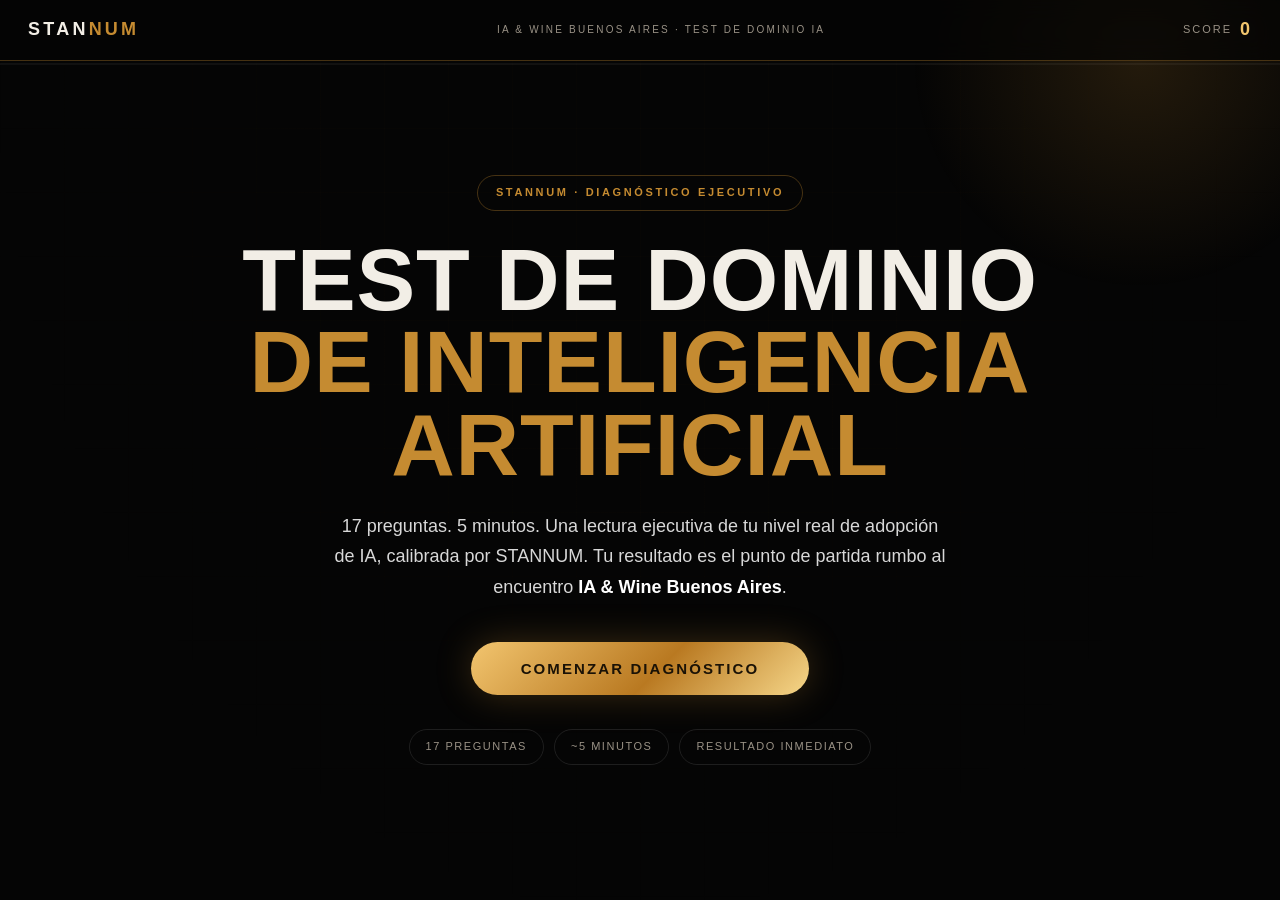
<file: test.html>
<!DOCTYPE html>
<html lang="es">
<head>
<meta charset="UTF-8" />
<meta name="viewport" content="width=device-width, initial-scale=1, viewport-fit=cover" />
<title>Test de Dominio IA · IA &amp; Wine Buenos Aires — STANNUM</title>
<meta name="theme-color" content="#050505" />
<meta name="description" content="Diagnóstico ejecutivo del nivel real de adopción de IA en tu rol y tu equipo. 17 preguntas, 5 minutos, resultado inmediato. Camino al encuentro IA & Wine Buenos Aires." />
<style>
*{margin:0;padding:0;box-sizing:border-box}
:root{
  --black:#050505; --black-2:#0b0b0a;
  --gold:#c58b31; --gold-soft:#f1c56d; --champagne:#f2eee6;
  --silver:#d8d8d8; --muted:#9a9286;
  --line:rgba(197,139,49,.34); --line-soft:rgba(255,255,255,.10);
  --fd:"Arial Narrow","Roboto Condensed","Segoe UI",Arial,sans-serif;
  --fb:"Segoe UI",Arial,sans-serif;
}
html{scroll-behavior:smooth}
body{background:var(--black);color:var(--champagne);font-family:var(--fb);min-height:100vh;overflow-x:hidden;-webkit-font-smoothing:antialiased;line-height:1.55}
a{color:inherit;text-decoration:none}
.grid-bg{position:fixed;inset:0;z-index:0;pointer-events:none;opacity:.5;
  background-image:linear-gradient(rgba(197,139,49,.035) 1px,transparent 1px),linear-gradient(90deg,rgba(197,139,49,.035) 1px,transparent 1px);
  background-size:64px 64px;mask-image:radial-gradient(ellipse at 50% 0%,#000 30%,transparent 80%)}
.glow{position:fixed;top:-200px;right:-120px;width:520px;height:520px;z-index:0;pointer-events:none;
  background:radial-gradient(circle,rgba(197,139,49,.16),transparent 62%)}
.top{position:fixed;top:0;left:0;right:0;z-index:50;display:flex;align-items:center;justify-content:space-between;
  padding:16px 28px;background:rgba(5,5,5,.72);backdrop-filter:blur(12px);border-bottom:1px solid var(--line)}
.brand-tx{font-family:var(--fd);font-weight:900;font-size:18px;letter-spacing:.18em;text-transform:uppercase}
.brand-tx span{color:var(--gold)}
.top-eyebrow{font-size:10px;letter-spacing:.22em;color:var(--muted);text-transform:uppercase}
.score-badge{font-size:11px;letter-spacing:.18em;color:var(--muted);text-transform:uppercase;display:flex;align-items:center;gap:8px}
.score-badge b{font-family:var(--fd);font-weight:900;color:var(--gold-soft);font-size:18px}
.progress{position:fixed;top:63px;left:0;right:0;z-index:49;height:2px;background:rgba(255,255,255,.05)}
.progress-bar{height:100%;width:0;background:linear-gradient(90deg,var(--gold),var(--gold-soft));transition:width .5s cubic-bezier(.22,1,.36,1);box-shadow:0 0 12px rgba(197,139,49,.6)}
.stage{position:relative;z-index:1;max-width:920px;margin:0 auto;padding:120px 28px 80px;min-height:100vh;display:flex;flex-direction:column;justify-content:center}
.eyebrow{font-size:12px;letter-spacing:.24em;color:var(--gold);text-transform:uppercase;display:flex;align-items:center;gap:12px;margin-bottom:20px;font-weight:800}
.eyebrow::before{content:'';width:32px;height:1px;background:var(--gold)}
.q-index{margin-left:auto;color:var(--muted);font-weight:600}
.q-title{font-family:var(--fd);font-weight:900;font-size:clamp(30px,5vw,54px);line-height:1.04;margin-bottom:34px;letter-spacing:.01em;text-transform:uppercase}
.q-title .hl{color:var(--gold)}
.field input{width:100%;background:transparent;border:none;border-bottom:1px solid var(--line);
  color:var(--champagne);font-family:var(--fb);font-size:clamp(19px,2.6vw,28px);font-weight:500;padding:14px 2px;outline:none;transition:border-color .25s}
.field input::placeholder{color:rgba(154,146,134,.6)}
.field input:focus{border-color:var(--gold-soft)}
.chips{display:flex;flex-wrap:wrap;gap:12px}
.chip{font-size:15px;font-weight:500;color:var(--silver);padding:13px 22px;border:1px solid var(--line);border-radius:999px;
  background:rgba(197,139,49,.02);cursor:pointer;transition:all .2s;user-select:none}
.chip:hover{border-color:rgba(197,139,49,.6);color:#fff}
.chip.sel{background:var(--gold);color:#1a1206;border-color:var(--gold);font-weight:700}
.cards{display:grid;gap:12px}
.card{text-align:left;border:1px solid var(--line);background:rgba(197,139,49,.03);border-radius:12px;padding:18px 20px;cursor:pointer;transition:all .2s;position:relative;overflow:hidden}
.card::before{content:'';position:absolute;left:0;top:0;bottom:0;width:3px;background:var(--gold);transform:scaleY(0);transform-origin:top;transition:transform .3s}
.card:hover{border-color:rgba(197,139,49,.6);background:rgba(197,139,49,.06)}
.card:hover::before{transform:scaleY(1)}
.card.sel{border-color:var(--gold);background:rgba(197,139,49,.12)}
.card.sel::before{transform:scaleY(1)}
.card-l{font-size:16.5px;font-weight:600;color:#fff;margin-bottom:2px}
.card-s{font-size:13px;color:var(--muted)}
.nav-row{display:flex;align-items:center;justify-content:space-between;margin-top:42px;gap:16px}
.back{font-size:12px;letter-spacing:.16em;color:var(--muted);text-transform:uppercase;cursor:pointer;background:none;border:none;transition:color .2s;font-weight:600}
.back:hover{color:#fff}
.btn{font-size:13px;font-weight:800;letter-spacing:.14em;text-transform:uppercase;cursor:pointer;border:1px solid var(--gold);
  color:var(--gold-soft);background:transparent;padding:14px 34px;border-radius:999px;transition:all .25s}
.btn:hover:not(:disabled){background:var(--gold);color:#1a1206;box-shadow:0 0 28px rgba(197,139,49,.35)}
.btn:disabled{opacity:.35;cursor:not-allowed;border-color:var(--line);color:var(--muted)}
.btn-skip{margin-right:14px;border:none;color:var(--muted);background:none;font-size:12px;letter-spacing:.14em;text-transform:uppercase;cursor:pointer}
.btn-skip:hover{color:#fff}
.nav-actions{display:flex;align-items:center}
.splash{text-align:center;align-items:center}
.splash .tag{display:inline-flex;align-items:center;gap:10px;font-size:11px;letter-spacing:.24em;color:var(--gold);text-transform:uppercase;border:1px solid var(--line);border-radius:999px;padding:8px 18px;margin:0 auto 28px;font-weight:700}
.splash h1{font-family:var(--fd);font-weight:900;font-size:clamp(40px,9vw,88px);line-height:.94;letter-spacing:.01em;margin-bottom:24px;text-transform:uppercase}
.splash h1 .hl{color:var(--gold)}
.splash p{max-width:620px;margin:0 auto 40px;font-size:clamp(15px,2vw,18px);color:var(--silver);line-height:1.7}
.splash .meta{display:flex;gap:10px;justify-content:center;flex-wrap:wrap;margin-top:34px;font-size:11px;letter-spacing:.14em;color:var(--muted);text-transform:uppercase}
.splash .meta span{border:1px solid var(--line-soft);border-radius:999px;padding:8px 16px}
.btn-big{font-size:15px;font-weight:800;letter-spacing:.14em;text-transform:uppercase;cursor:pointer;border:none;
  background:linear-gradient(135deg,#f2c56f,#b97921 55%,#f6d78a);color:#1a1206;padding:18px 50px;border-radius:999px;transition:all .25s;box-shadow:0 0 36px rgba(197,139,49,.28)}
.btn-big:hover{transform:translateY(-2px);box-shadow:0 14px 40px rgba(197,139,49,.4)}
.calc{text-align:center;align-items:center}
.calc .ring{width:120px;height:120px;border:2px solid rgba(197,139,49,.18);border-top-color:var(--gold);border-radius:50%;margin:0 auto 30px;animation:spin 1s linear infinite}
@keyframes spin{to{transform:rotate(360deg)}}
.calc h2{font-family:var(--fd);font-weight:900;font-size:28px;margin-bottom:10px;text-transform:uppercase}
.calc p{color:var(--muted);font-size:14px;letter-spacing:.08em}
.result{padding-top:110px}
.res-head{text-align:center;margin-bottom:40px}
.res-head .eyebrow{justify-content:center}
.res-head .eyebrow::before{display:none}
.gauge-wrap{display:flex;flex-direction:column;align-items:center;margin:6px 0 26px}
.gauge{position:relative;width:300px;max-width:80vw}
.gauge .num{position:absolute;left:50%;bottom:6px;transform:translateX(-50%);text-align:center}
.gauge .num b{font-family:var(--fd);font-weight:900;font-size:54px;color:var(--gold-soft);line-height:1}
.gauge .num small{display:block;font-size:11px;letter-spacing:.2em;color:var(--muted);margin-top:2px}
.level-name{font-family:var(--fd);font-weight:900;font-size:clamp(34px,7vw,62px);text-align:center;line-height:1;margin-bottom:8px;text-transform:uppercase}
.level-name .hl{color:var(--gold)}
.level-tag{text-align:center;font-size:12px;letter-spacing:.2em;color:var(--gold);text-transform:uppercase;margin-bottom:30px;font-weight:700}
.res-card{border:1px solid var(--line);background:linear-gradient(180deg,rgba(255,255,255,.05),rgba(255,255,255,.02));border-radius:16px;padding:28px 30px;margin-bottom:16px}
.res-card .k{font-size:11px;letter-spacing:.2em;color:var(--muted);text-transform:uppercase;margin-bottom:12px;font-weight:700}
.res-desc{font-size:16px;line-height:1.7;color:#ddd6c9}
.sol-name{font-family:var(--fd);font-weight:900;font-size:24px;color:var(--gold-soft);margin-bottom:8px;text-transform:uppercase}
.sol-d{font-size:15px;line-height:1.65;color:var(--muted)}
.src{font-size:12px;color:var(--muted);margin-top:14px;letter-spacing:.02em}
.cta-final{text-align:center;margin-top:30px;padding:38px 28px;border:1px solid var(--line);border-radius:18px;
  background:radial-gradient(ellipse at center,rgba(197,139,49,.1),transparent 70%)}
.cta-final h3{font-family:var(--fd);font-weight:900;font-size:clamp(24px,4vw,38px);line-height:1.05;margin-bottom:14px;text-transform:uppercase}
.cta-final h3 .hl{color:var(--gold)}
.cta-final p{color:var(--silver);font-size:15px;line-height:1.6;max-width:520px;margin:0 auto 24px}
.ok-badge{display:inline-flex;align-items:center;gap:10px;background:rgba(197,139,49,.12);border:1px solid var(--line);color:var(--gold-soft);
  font-weight:700;font-size:14px;letter-spacing:.04em;padding:14px 26px;border-radius:999px}
.wa-btn{display:inline-flex;align-items:center;gap:12px;background:linear-gradient(135deg,#f2c56f,#b97921 55%,#f6d78a);color:#1a1206;font-weight:800;font-size:15px;letter-spacing:.06em;padding:18px 40px;border-radius:999px;transition:all .25s}
.wa-btn:hover{transform:translateY(-2px);box-shadow:0 14px 40px rgba(197,139,49,.4)}
.email-note{margin-top:22px;font-size:13px;color:var(--muted);letter-spacing:.02em}
.email-note b{color:var(--champagne)}
.bars{display:grid;gap:14px;margin-top:4px}
.bar-row{display:grid;gap:6px}
.bar-row .bl{display:flex;justify-content:space-between;font-size:13px;color:var(--silver)}
.bar-row .bl span:last-child{color:var(--gold-soft);font-weight:700}
.bar-track{height:7px;background:rgba(255,255,255,.06);border-radius:99px;overflow:hidden}
.bar-fill{height:100%;background:linear-gradient(90deg,#b97921,var(--gold-soft));border-radius:99px;width:0;transition:width 1s cubic-bezier(.22,1,.36,1)}
.hidden{display:none!important}
.fade{animation:fade .45s ease both}
@keyframes fade{from{opacity:0;transform:translateY(14px)}to{opacity:1;transform:none}}
@media(max-width:560px){.top{padding:14px 18px}.stage{padding:104px 18px 64px}.top-eyebrow{display:none}}
</style>
</head>
<body>
<div class="grid-bg"></div>
<div class="glow"></div>

<header class="top">
  <a class="brand" href="index.html" aria-label="STANNUM"><div class="brand-tx">STAN<span>NUM</span></div></a>
  <div class="top-eyebrow">IA &amp; Wine Buenos Aires · Test de Dominio IA</div>
  <div class="score-badge">Score <b id="scoreLive">0</b></div>
</header>
<div class="progress"><div class="progress-bar" id="progressBar"></div></div>

<main id="app"></main>

<script>
// ====================== CONFIG ======================
const CONFIG = {
  // Pegá acá la URL del Web App de Apps Script cuando esté deployado (ver form-apps-script.gs).
  APPS_SCRIPT_URL: "https://script.google.com/macros/s/AKfycbyjr2OHjZAgLhbXpI07Flh2zWN1bfWlx1XmxdVgUA6JEcID_jZrCP0agNLECH1BqQ/exec",
  WHATSAPP: "",                       // opcional: número solo dígitos. Vacío = oculta el botón de WhatsApp.
  EMAIL: "comercial@stannum.com.ar",
  EVENT: "IA & Wine Buenos Aires"
};

// ====================== PREGUNTAS (mismas que el test de Summit Tucumán) ======================
const QUESTIONS = [
  {id:"name",  type:"text", sec:"Tu perfil", eye:"01 · Perfil", q:"¿Cómo te llamás?", ph:"Nombre y apellido", req:true},
  {id:"company",type:"text",sec:"Tu perfil", eye:"02 · Perfil", q:"¿En qué empresa trabajás?", ph:"Nombre de la empresa", req:true},
  {id:"role",  type:"text", sec:"Tu perfil", eye:"03 · Perfil", q:"¿Cuál es tu rol y función central?", ph:"Ej. Director Comercial", req:true},
  {id:"email", type:"text", sec:"Tu perfil", eye:"04 · Perfil", q:"¿Cuál es tu email?", ph:"nombre@empresa.com", req:true, email:true},
  {id:"phone", type:"text", sec:"Tu perfil", eye:"05 · Perfil", q:"¿Y tu número de WhatsApp?", ph:"+54 9 11 0000-0000", opt:true},

  {id:"team", type:"chips", single:true, sec:"Tu equipo", eye:"06 · Equipo", q:"¿Cuántas personas conforman tu equipo?",
    opts:["Solo yo","1 a 5","6 a 20","21 a 100","Más de 100"]},
  {id:"time", type:"cards", sec:"Tu equipo", eye:"07 · Equipo", q:"¿Cómo distribuís tu tiempo laboral?",
    opts:[
      {l:"80% operativo · 20% planificación", s:"Foco principal en ejecución."},
      {l:"60% operativo · 40% planificación", s:"Mayoría en ejecución con algo de estrategia."},
      {l:"50% operativo · 50% planificación", s:"Equilibrio entre ejecución y estrategia."},
      {l:"30% operativo · 70% planificación", s:"Mayoría en dirección y estrategia."},
      {l:"10% operativo · 90% planificación", s:"Rol principalmente estratégico."}
    ]},

  {id:"freq", type:"cards", scoreable:true, sec:"Uso de IA", eye:"08 · IA", q:"¿Con qué frecuencia usás herramientas de IA generativa?",
    opts:[
      {l:"Nunca", s:"Todavía no empecé.", v:0},
      {l:"Ocasionalmente", s:"1-2 veces por semana.", v:20},
      {l:"Regularmente", s:"3-4 veces por semana.", v:50},
      {l:"A diario", s:"Todos los días, en varias tareas.", v:75},
      {l:"Todo el tiempo", s:"Es parte central de mi forma de trabajar.", v:100}
    ]},
  {id:"plats", type:"chips", multi:true, sec:"Uso de IA", eye:"09 · IA", q:"¿Qué plataformas de IA usás?",
    opts:["ChatGPT","Claude","Gemini","Copilot","Perplexity","Grok","Midjourney","Otra","Ninguna"]},
  {id:"pago", type:"chips", single:true, req:true, sec:"Uso de IA", eye:"10 · IA", q:"¿Pagás por alguna herramienta de IA?",
    opts:["Sí, tengo plan pago","No, solo uso versiones gratuitas"]},
  {id:"areas", type:"chips", multi:true, sec:"Uso de IA", eye:"11 · IA", q:"¿En qué áreas usás IA?",
    opts:["Redacción y contenido","Análisis de datos","Automatización de tareas","Desarrollo de estrategias","Atención al cliente","Programación y código","Planificación y organización","Comunicación y emails","Resolución de problemas","Toma de decisiones","Generación de imágenes","Investigación y búsqueda"]},
  {id:"reaccion", type:"cards", scoreable:true, sec:"Uso de IA", eye:"12 · IA", q:"¿Qué hacés cuando la IA no te da lo que esperabas?",
    opts:[
      {l:"La dejo y lo hago yo", s:"Uso la IA como último recurso.", v:0},
      {l:"Repito la pregunta de otra manera", s:"Sin metodología clara, a prueba y error.", v:25},
      {l:"Reformulo con más contexto", s:"Sé que el prompt hace la diferencia.", v:65},
      {l:"Descompongo el problema en partes", s:"Metodología sistemática para iterar.", v:100}
    ]},
  {id:"integracion", type:"cards", scoreable:true, sec:"Uso de IA", eye:"13 · IA", q:"¿Integraste la IA en algún proceso de tu equipo o empresa?",
    opts:[
      {l:"Solo yo la uso", s:"Adopción individual.", v:0},
      {l:"Comparto resultados, pero cada uno hace lo suyo", s:"Adopción parcial sin proceso.", v:25},
      {l:"1-2 procesos del equipo ya usan IA", s:"Integración inicial en marcha.", v:60},
      {l:"Varios procesos y flujos del equipo la incorporan", s:"Transformación organizacional.", v:100}
    ]},

  {id:"funciones", type:"chips", multi:true, sec:"Conocimiento", eye:"14 · Conocimiento", q:"¿Qué funciones avanzadas usás en IA generativa?",
    opts:["Análisis de archivos","Búsqueda web","Generación de imágenes","Generación de código","Agentes propios","Automatización","Deep Research","Memoria persistente","Integración con apps","Instrucciones personalizadas"]},
  {id:"conceptos", type:"chips", multi:true, sec:"Conocimiento", eye:"15 · Conocimiento", q:"¿Cuáles de estos conceptos te resultan familiares?",
    opts:["Prompt engineering","Machine Learning","Redes neuronales","LLM (Large Language Model)","Procesamiento de Lenguaje Natural","Agentes de IA","RAG (Retrieval-Augmented Generation)","IA General (AGI)","Tokens y contexto"]},
  {id:"aprender", type:"chips", multi:true, sec:"Conocimiento", eye:"16 · Conocimiento", q:"¿Qué aspectos de la IA querés mejorar o aprender?",
    opts:["Creación de prompts efectivos","Automatización de procesos con IA","Integración de IA en mi equipo","Análisis de datos con IA","Estrategias comerciales con IA","Agentes y workflows autónomos","Medición de impacto del uso de IA","Governance y uso ético de IA","Desarrollo de productos con IA"]},

  {id:"nivel", type:"cards", scoreable:true, sec:"Diagnóstico", eye:"17 · Diagnóstico", q:"¿Cuál es tu nivel de dominio en IA generativa?",
    opts:[
      {l:"Principiante", s:"Apenas estoy explorando sus funciones.", v:15},
      {l:"Intermedio", s:"Uso IA regularmente para tareas específicas.", v:45},
      {l:"Avanzado", s:"Optimizo tareas y diseño prompts personalizados.", v:75},
      {l:"Experto", s:"Automatizo procesos y optimizo estrategias empresariales.", v:100}
    ]}
];

const LEVELS = [
  {min:0,  max:34,  n:1, name:"Principiante", tag:"Etapa inicial de exploración",
   desc:"Estás en las primeras etapas del uso de IA generativa. La oportunidad es construir una base práctica con casos de uso reales que generen impacto inmediato en tu operación. Es el primer tramo del roadmap hacia una FRONTIER FIRM (Microsoft, Work Trend Index 2025).",
   sol:"TRENNO iA Starter", solD:"Programa de alfabetización ejecutiva con casos de uso aplicados, prompts prácticos y rutinas de adopción para líderes y equipos."},
  {min:35, max:59,  n:2, name:"Intermedio", tag:"Uso regular con potencial de escala",
   desc:"Usás IA de forma regular para tareas específicas. El siguiente paso es sistematizar ese uso, ampliar herramientas y comenzar a medir el impacto concreto en el negocio.",
   sol:"TRENNO iA Starter", solD:"Capacitación aplicada por área con metodología de prompts avanzados, automatización básica y métricas de adopción."},
  {min:60, max:79,  n:3, name:"Avanzado", tag:"Optimización y diseño de sistemas",
   desc:"Optimizás tareas con IA y diseñás prompts personalizados. El siguiente nivel es integrar IA como sistema operativo del equipo con flujos automatizados y gobierno claro.",
   sol:"TRENNO iA Enterprise", solD:"Implementación sistémica con SOPs, automatizaciones conectadas, entrenamiento de equipos y tablero de control de impacto."},
  {min:80, max:100, n:4, name:"Experto", tag:"IA como ventaja estratégica",
   desc:"Usás IA para automatizar procesos y optimizar estrategias. El foco es el gobierno, la escalabilidad organizacional y el roadmap de IA como ventaja competitiva — el tramo final hacia la FRONTIER FIRM (Microsoft, Work Trend Index 2025).",
   sol:"TRENNO iA Agentic", solD:"Diseño de agentes y workflows autónomos, gobierno de IA y roadmap estratégico para escalar la organización."}
];

// ====================== ESTADO ======================
const answers = {};
let step = -1;
let submitted = false;
const app = document.getElementById('app');
const progressBar = document.getElementById('progressBar');
const scoreLive = document.getElementById('scoreLive');

function liveScore(){
  const sc = QUESTIONS.filter(q=>q.scoreable);
  const vals = sc.map(q=>{ const a=answers[q.id]; if(a==null) return null; const o=q.opts.find(o=>o.l===a); return o?o.v:null; }).filter(v=>v!=null);
  if(!vals.length) return 0;
  return Math.round(vals.reduce((a,b)=>a+b,0)/vals.length);
}
function levelFor(s){ return LEVELS.find(l=>s>=l.min && s<=l.max) || LEVELS[0]; }
function setProgress(){
  const pct = step<0 ? 0 : Math.round((step/QUESTIONS.length)*100);
  progressBar.style.width = pct+'%';
  scoreLive.textContent = liveScore();
}

// ====================== RENDER ======================
function renderSplash(){
  app.innerHTML = `
  <section class="stage splash fade">
    <div class="tag">STANNUM · Diagnóstico Ejecutivo</div>
    <h1>Test de dominio<br><span class="hl">de inteligencia artificial</span></h1>
    <p>17 preguntas. 5 minutos. Una lectura ejecutiva de tu nivel real de adopción de IA, calibrada por STANNUM. Tu resultado es el punto de partida rumbo al encuentro <b style="color:#fff">${CONFIG.EVENT}</b>.</p>
    <button class="btn-big" id="start">Comenzar diagnóstico</button>
    <div class="meta"><span>17 preguntas</span><span>~5 minutos</span><span>Resultado inmediato</span></div>
  </section>`;
  document.getElementById('start').onclick = ()=>{ step=0; render(); };
  setProgress();
}

function renderQuestion(){
  const q = QUESTIONS[step];
  const a = answers[q.id];
  let body = '';

  if(q.type==='text'){
    body = `<div class="field"><input id="inp" type="${q.email?'email':'text'}" placeholder="${q.ph}" value="${a?escapeHtml(a):''}" autocomplete="off"/></div>`;
  } else if(q.type==='chips'){
    body = `<div class="chips">` + q.opts.map(o=>{
      const sel = q.multi ? (Array.isArray(a)&&a.includes(o)) : (a===o);
      return `<div class="chip ${sel?'sel':''}" data-v="${escapeHtml(o)}">${o}</div>`;
    }).join('') + `</div>`;
  } else if(q.type==='cards'){
    body = `<div class="cards">` + q.opts.map(o=>{
      const sel = a===o.l;
      return `<div class="card ${sel?'sel':''}" data-v="${escapeHtml(o.l)}"><div class="card-l">${o.l}</div><div class="card-s">${o.s}</div></div>`;
    }).join('') + `</div>`;
  }

  const skip = q.opt ? `<button class="btn-skip" id="skip">Omitir</button>` : '';
  app.innerHTML = `
  <section class="stage fade">
    <div class="eyebrow">${q.eye} <span class="q-index">${String(step+1).padStart(2,'0')} / ${QUESTIONS.length}</span></div>
    <h1 class="q-title">${heading(q)}</h1>
    ${body}
    <div class="nav-row">
      <button class="back" id="back" ${step===0?'style="visibility:hidden"':''}>← Atrás</button>
      <div class="nav-actions">${skip}<button class="btn" id="next" disabled>Continuar</button></div>
    </div>
  </section>`;

  const nextBtn = document.getElementById('next');
  const validate = ()=>{ nextBtn.disabled = !isAnswered(q); };

  if(q.type==='text'){
    const inp = document.getElementById('inp');
    inp.focus();
    inp.addEventListener('input', ()=>{ answers[q.id]=inp.value.trim(); validate(); });
    inp.addEventListener('keydown', e=>{ if(e.key==='Enter' && !nextBtn.disabled) goNext(); });
  } else {
    app.querySelectorAll('[data-v]').forEach(el=>{
      el.onclick = ()=>{
        const v = el.getAttribute('data-v');
        if(q.multi){
          let arr = Array.isArray(answers[q.id]) ? answers[q.id].slice() : [];
          if(arr.includes(v)) arr = arr.filter(x=>x!==v); else arr.push(v);
          answers[q.id]=arr; el.classList.toggle('sel');
        } else {
          answers[q.id]=v;
          app.querySelectorAll('[data-v]').forEach(x=>x.classList.remove('sel'));
          el.classList.add('sel');
        }
        validate(); setProgress();
      };
    });
  }
  validate();
  document.getElementById('back').onclick = goBack;
  nextBtn.onclick = goNext;
  if(skip) document.getElementById('skip').onclick = ()=>{ answers[q.id]=answers[q.id]||''; goNext(); };
  setProgress();
}

function heading(q){
  const name = (answers.name||'').split(/\s+/)[0];
  if(name && q.id!=='name') return `<span class="hl">${escapeHtml(name)},</span> ${lower(q.q)}`;
  return q.q;
}
function lower(s){ return s.charAt(0).toLowerCase()+s.slice(1); }

function isAnswered(q){
  const a = answers[q.id];
  if(q.opt) return true;
  if(q.multi) return Array.isArray(a) && a.length>0;
  if(q.email) return /.+@.+\..+/.test(a||'');
  return a!=null && String(a).trim()!=='';
}

function goNext(){ if(step < QUESTIONS.length-1){ step++; render(); } else renderCalc(); }
function goBack(){ if(step>0){ step--; render(); } else { step=-1; render(); } }

function renderCalc(){
  app.innerHTML = `<section class="stage calc fade"><div class="ring"></div><h2>Procesando tu diagnóstico…</h2><p>Calibrando tu nivel de dominio de IA</p></section>`;
  progressBar.style.width='100%';
  submitted = submit();
  setTimeout(renderResult, 1500);
}

function renderResult(){
  const score = liveScore();
  const lv = levelFor(score);
  const name = (answers.name||'').split(/\s+/)[0]||'';
  let cta;
  if(!submitted){
    // Sin backend configurado: fallback a mail para no perder el lead.
    const subj = encodeURIComponent(`Solicitud IA & Wine — ${answers.name||''} (${answers.company||''})`);
    const bd = encodeURIComponent(`Nombre: ${answers.name||''}\nEmpresa: ${answers.company||''}\nRol: ${answers.role||''}\nEmail: ${answers.email||''}\nWhatsApp: ${answers.phone||''}\nNivel: ${lv.name} (${score}/100)`);
    cta = `<a class="wa-btn" href="mailto:${CONFIG.EMAIL}?subject=${subj}&body=${bd}">Enviar mi solicitud por mail →</a>`;
  } else if(CONFIG.WHATSAPP){
    const msg = encodeURIComponent(`Hola STANNUM, soy ${answers.name||''} (${answers.company||''}). Hice el Test de Dominio IA, nivel ${lv.name} (${score}/100). Quiero solicitar mi lugar en ${CONFIG.EVENT}.`);
    cta = `<a class="wa-btn" href="https://wa.me/${CONFIG.WHATSAPP}?text=${msg}" target="_blank" rel="noopener">Confirmar mi lugar por WhatsApp →</a>`;
  } else {
    cta = `<div class="ok-badge">Solicitud registrada</div>`;
  }
  app.innerHTML = `
  <section class="stage result fade">
    <div class="res-head"><div class="eyebrow">Tu diagnóstico${name?` · ${escapeHtml(name)}`:''}</div></div>
    <div class="gauge-wrap">${gauge(score)}</div>
    <div class="level-name">Nivel <span class="hl">${lv.name}</span></div>
    <div class="level-tag">${lv.tag}</div>

    <div class="res-card"><div class="k">Lectura ejecutiva</div><div class="res-desc">${lv.desc}</div></div>
    <div class="res-card"><div class="k">Solución STANNUM recomendada</div><div class="sol-name">${lv.sol}</div><div class="sol-d">${lv.solD}</div></div>
    <div class="res-card"><div class="k">Tus dimensiones</div><div class="bars" id="bars"></div>
      <div class="src">Marco de referencia: Microsoft, Work Trend Index 2025 (FRONTIER FIRM).</div></div>

    <div class="cta-final">
      <h3>Tu lugar en <span class="hl">${CONFIG.EVENT}</span></h3>
      <p>Recibimos tu solicitud y tu diagnóstico. El equipo de STANNUM te contacta para confirmar tu lugar. Cupo limitado.</p>
      ${cta}
      <div class="email-note">Te enviamos el diagnóstico a <b>${escapeHtml(answers.email||'tu email')}</b> · Consultas: <b>${CONFIG.EMAIL}</b></div>
    </div>
  </section>`;

  const dims = dimensions();
  const bars = document.getElementById('bars');
  bars.innerHTML = dims.map(d=>`<div class="bar-row"><div class="bl"><span>${d.label}</span><span>${d.val}%</span></div><div class="bar-track"><div class="bar-fill" data-w="${d.val}"></div></div></div>`).join('');
  requestAnimationFrame(()=>setTimeout(()=>{ bars.querySelectorAll('.bar-fill').forEach(b=>b.style.width=b.getAttribute('data-w')+'%'); },120));
  window.scrollTo({top:0});
}

function dimensions(){
  const val=id=>{ const q=QUESTIONS.find(x=>x.id===id); const o=q.opts.find(o=>o.l===answers[id]); return o?o.v:0; };
  return [
    {label:"Frecuencia de uso", val:val('freq')},
    {label:"Método y prompting", val:val('reaccion')},
    {label:"Integración en el equipo", val:val('integracion')},
    {label:"Autopercepción de dominio", val:val('nivel')}
  ];
}

function gauge(score){
  const cx=150, cy=150, r=120, start=180, end=180+(score/100)*180;
  const pol=deg=>{ const a=deg*Math.PI/180; return [cx+r*Math.cos(a), cy+r*Math.sin(a)]; };
  const [x1,y1]=pol(180), [x2,y2]=pol(360), [px,py]=pol(end);
  const large=(end-start)>180?1:0;
  return `<div class="gauge"><svg viewBox="0 0 300 170">
    <path d="M${x1} ${y1} A${r} ${r} 0 0 1 ${x2} ${y2}" fill="none" stroke="rgba(255,255,255,.08)" stroke-width="14" stroke-linecap="round"/>
    <path d="M${x1} ${y1} A${r} ${r} 0 ${large} 1 ${px} ${py}" fill="none" stroke="#c58b31" stroke-width="14" stroke-linecap="round"/>
  </svg><div class="num"><b>${score}</b><small>/ 100</small></div></div>`;
}

// ====================== SUBMIT ======================
function submit(){
  const score = liveScore();
  const lv = levelFor(score);
  const payload = {
    id:'iaw-'+Date.now(), date:new Date().toISOString(), source:'landing-ia-wine-test', event:CONFIG.EVENT,
    name:answers.name||'', company:answers.company||'', role:answers.role||'', email:answers.email||'', phone:answers.phone||'',
    team:answers.team||'', time:answers.time||'', plats:answers.plats||[], pago:answers.pago||'',
    areas:answers.areas||[], reaccion:answers.reaccion||'', integracion:answers.integracion||'',
    funciones:answers.funciones||[], conceptos:answers.conceptos||[], aprender:answers.aprender||[],
    freq:answers.freq||'', autonivel:answers.nivel||'',
    score:score, levelN:lv.n, levelName:lv.name, solution:lv.sol
  };
  try{
    const prev = JSON.parse(localStorage.getItem('stannum:iawine:subs')||'[]');
    prev.push(payload); localStorage.setItem('stannum:iawine:subs', JSON.stringify(prev));
    localStorage.setItem('stannum:iawine:last', JSON.stringify(payload));
  }catch(e){}
  if(CONFIG.APPS_SCRIPT_URL){
    fetch(CONFIG.APPS_SCRIPT_URL, {method:'POST', mode:'no-cors', headers:{'Content-Type':'text/plain;charset=utf-8'}, body:JSON.stringify(payload)}).catch(()=>{});
    return true;
  }
  return false;
}

// ====================== UTILS ======================
function escapeHtml(s){ return String(s).replace(/[&<>"']/g,c=>({'&':'&amp;','<':'&lt;','>':'&gt;','"':'&quot;',"'":'&#39;'}[c])); }
function render(){ if(step<0) renderSplash(); else renderQuestion(); }
render();
</script>
</body>
</html>
</file>
<file: styles.css>
:root {
  --black: #050505;
  --black-2: #0b0b0a;
  --ink: #12100c;
  --gold: #c58b31;
  --gold-soft: #f1c56d;
  --champagne: #f2eee6;
  --silver: #d8d8d8;
  --muted: #9a9286;
  --line: rgba(197, 139, 49, 0.34);
  --line-soft: rgba(255, 255, 255, 0.12);
  --panel: rgba(255, 255, 255, 0.045);
  --shadow-gold: 0 0 36px rgba(197, 139, 49, 0.28);
  --max: 1180px;
}

* {
  box-sizing: border-box;
}

html {
  scroll-behavior: smooth;
}

body {
  margin: 0;
  background: var(--black);
  color: var(--champagne);
  font-family: "Arial Narrow", "Roboto Condensed", "Segoe UI", Arial, sans-serif;
  line-height: 1.55;
}

img {
  display: block;
  max-width: 100%;
}

a {
  color: inherit;
}

button,
input,
select,
textarea {
  font: inherit;
}

.container {
  width: min(var(--max), calc(100% - 32px));
  margin: 0 auto;
}

.hero {
  position: relative;
  min-height: 100svh;
  overflow: hidden;
  isolation: isolate;
}

.hero-art {
  position: absolute;
  inset: 0;
  width: 100%;
  height: 100%;
  object-fit: cover;
  object-position: 82% center;
  opacity: 0.92;
  z-index: -4;
}

.hero-overlay {
  position: absolute;
  inset: 0;
  background:
    linear-gradient(90deg, rgba(5, 5, 5, 0.98) 0%, rgba(5, 5, 5, 0.88) 45%, rgba(5, 5, 5, 0.26) 76%, rgba(5, 5, 5, 0.68) 100%),
    linear-gradient(180deg, rgba(5, 5, 5, 0.22), rgba(5, 5, 5, 0.96));
  z-index: -3;
}

.texture {
  position: absolute;
  inset: 0;
  pointer-events: none;
}

.texture-carbon {
  background:
    repeating-linear-gradient(135deg, rgba(255, 255, 255, 0.055) 0 1px, transparent 1px 9px),
    repeating-linear-gradient(45deg, rgba(255, 255, 255, 0.032) 0 1px, transparent 1px 11px);
  opacity: 0.32;
  mask-image: linear-gradient(90deg, #000 0%, #000 28%, transparent 62%);
  z-index: -2;
}

.radar {
  position: absolute;
  top: -92px;
  right: 6vw;
  width: 430px;
  height: 430px;
  border-radius: 50%;
  background:
    radial-gradient(circle, rgba(241, 197, 109, 0.95) 0 4px, rgba(241, 197, 109, 0.18) 5px 9px, transparent 10px),
    repeating-radial-gradient(circle, rgba(197, 139, 49, 0.42) 0 1px, transparent 1px 36px),
    linear-gradient(90deg, transparent calc(50% - 1px), rgba(197, 139, 49, 0.3) 50%, transparent calc(50% + 1px)),
    linear-gradient(0deg, transparent calc(50% - 1px), rgba(197, 139, 49, 0.3) 50%, transparent calc(50% + 1px));
  opacity: 0.12;
  z-index: -1;
}

.nav {
  display: flex;
  align-items: center;
  justify-content: space-between;
  gap: 24px;
  padding: 18px 0;
}

.brand {
  display: inline-flex;
  align-items: center;
  text-decoration: none;
}

.nav-brands {
  display: flex;
  align-items: center;
  gap: clamp(16px, 2.4vw, 32px);
}

.nav-brands img {
  height: clamp(46px, 5vw, 60px);
  width: auto;
  max-width: clamp(108px, 13vw, 148px);
  object-fit: contain;
  filter: drop-shadow(0 0 18px rgba(197, 139, 49, 0.22));
}

.nav-brands img[alt="FUDRE Wine Club"] {
  height: clamp(38px, 4.2vw, 50px);
}

.nav-brands img[alt="Espacio Sensorium"] {
  height: clamp(52px, 5.8vw, 70px);
}

.organizers {
  display: flex;
  align-items: center;
  flex-wrap: wrap;
  gap: clamp(14px, 2vw, 24px);
  margin-bottom: clamp(26px, 4vw, 40px);
}

.organizers-label {
  color: var(--muted);
  font-size: 0.68rem;
  font-weight: 800;
  letter-spacing: 0.3em;
  text-transform: uppercase;
}

.organizers-logos {
  display: flex;
  align-items: center;
  gap: clamp(16px, 2.4vw, 28px);
  margin: 0;
  padding: 0;
  list-style: none;
}

.organizers-logos li {
  display: flex;
  align-items: center;
}

.organizers-logos li + li {
  border-left: 1px solid var(--line-soft);
  padding-left: clamp(16px, 2.4vw, 28px);
}

.organizers-logos img {
  width: auto;
  height: clamp(30px, 3.4vw, 40px);
  object-fit: contain;
  opacity: 0.92;
}

.organizers-logos li:last-child img {
  height: clamp(38px, 4.2vw, 50px);
}

.nav-links {
  display: flex;
  gap: 10px;
}

.nav-links a {
  border: 1px solid rgba(197, 139, 49, 0.5);
  border-radius: 999px;
  background: rgba(197, 139, 49, 0.07);
  color: var(--champagne);
  font-size: 0.8rem;
  font-weight: 600;
  letter-spacing: 0.16em;
  padding: 11px 20px;
  text-decoration: none;
  text-transform: uppercase;
  transition: background 200ms ease, color 200ms ease, border-color 200ms ease, box-shadow 200ms ease;
}

.nav-links a:hover {
  background: var(--gold);
  border-color: var(--gold);
  color: #1a1206;
  box-shadow: 0 0 22px rgba(197, 139, 49, 0.3);
}

.hero-grid {
  display: grid;
  grid-template-columns: minmax(0, 1.05fr) minmax(280px, 0.62fr);
  gap: clamp(28px, 7vw, 96px);
  align-items: start;
  min-height: calc(100svh - 76px);
  padding: 24px 0 40px;
}

.hero-copy {
  max-width: 760px;
}

.save-date,
.eyebrow,
.city,
.exclusive,
.venue-block p {
  text-transform: uppercase;
}

.save-date {
  margin: 0;
  color: var(--silver);
  font-size: clamp(1.02rem, 1.8vw, 1.42rem);
  letter-spacing: 0.58em;
}

.gold-line {
  position: relative;
  width: min(100%, 640px);
  height: 1px;
  margin: 14px 0 18px;
  background: linear-gradient(90deg, transparent, var(--gold), transparent);
}

.gold-line::after {
  position: absolute;
  left: 49%;
  top: -3px;
  width: 56px;
  height: 7px;
  border-radius: 50%;
  background: var(--gold-soft);
  box-shadow: 0 0 24px var(--gold-soft);
  content: "";
  transform: translateX(-50%);
}

h1,
h2,
h3,
p {
  margin-top: 0;
}

h1 {
  display: flex;
  flex-wrap: wrap;
  align-items: baseline;
  gap: 0.16em;
  margin: 0 0 4px;
  font-size: clamp(3.6rem, 8.4vw, 6.8rem);
  font-weight: 900;
  letter-spacing: 0.01em;
  line-height: 0.84;
  text-transform: uppercase;
}

.gold-text {
  background: linear-gradient(180deg, #ffe19b 0%, var(--gold) 42%, #7b4b16 100%);
  background-clip: text;
  color: transparent;
}

.amp {
  color: var(--gold-soft);
  font-family: Georgia, "Times New Roman", serif;
  font-size: 0.74em;
  font-weight: 400;
  line-height: 1;
}

.city {
  margin: 10px 0 24px;
  color: var(--gold);
  font-size: clamp(1rem, 2.1vw, 1.5rem);
  letter-spacing: 0.45em;
}

.exclusive {
  max-width: 500px;
  margin-bottom: 12px;
  color: var(--silver);
  font-size: clamp(1.05rem, 2.2vw, 1.5rem);
  font-weight: 800;
  letter-spacing: 0.18em;
  line-height: 1.35;
}

.exclusive::first-line {
  color: var(--gold);
}

.lead {
  max-width: 570px;
  color: rgba(242, 238, 230, 0.86);
  font-family: "Segoe UI", Arial, sans-serif;
  font-size: clamp(1rem, 1.6vw, 1.18rem);
}

.hero-actions {
  display: flex;
  flex-wrap: wrap;
  gap: 12px;
  margin-top: 20px;
}

.btn {
  display: inline-flex;
  min-height: 48px;
  align-items: center;
  justify-content: center;
  border: 0;
  border-radius: 2px;
  cursor: pointer;
  font-weight: 800;
  letter-spacing: 0.15em;
  padding: 13px 18px;
  text-decoration: none;
  text-transform: uppercase;
  transition: transform 180ms ease, border-color 180ms ease, background 180ms ease, color 180ms ease;
}

.btn:hover {
  transform: translateY(-2px);
}

.btn-primary {
  background: linear-gradient(135deg, #f2c56f, #b97921 55%, #f6d78a);
  color: #130e08;
  box-shadow: var(--shadow-gold);
}

.btn-secondary {
  border: 1px solid var(--line);
  background: rgba(255, 255, 255, 0.035);
  color: var(--champagne);
}

.event-panel {
  align-self: end;
  border-left: 1px solid var(--line);
  padding-left: clamp(18px, 3vw, 38px);
}

.date-block {
  display: flex;
  align-items: center;
  gap: 16px;
  margin-bottom: 16px;
}

.date-block span {
  background: linear-gradient(180deg, #ffffff, #a8a8a8);
  background-clip: text;
  color: transparent;
  font-size: clamp(2.8rem, 5.2vw, 4.3rem);
  font-weight: 900;
  line-height: 1;
}

.date-block i {
  width: 2px;
  height: 46px;
  background: var(--gold);
  box-shadow: var(--shadow-gold);
}

.venue-block {
  margin-bottom: 22px;
}

.venue-block p {
  margin-bottom: 4px;
  color: var(--gold);
  font-size: clamp(1.2rem, 2.2vw, 1.65rem);
  font-weight: 700;
  letter-spacing: 0.16em;
}

.venue-block span {
  color: var(--silver);
  font-size: 0.95rem;
  letter-spacing: 0.12em;
  text-transform: uppercase;
}

.quick-facts {
  display: grid;
  grid-template-columns: repeat(3, 1fr);
  gap: 18px;
}

.quick-facts div {
  display: grid;
  gap: 26px;
  justify-items: center;
  align-content: start;
  border-left: 1px solid var(--line);
  padding: 0 10px;
  text-align: center;
}

.quick-facts div:first-child {
  border-left: 0;
}

.quick-facts p {
  margin: 0;
  color: var(--silver);
  font-size: 0.78rem;
  letter-spacing: 0.14em;
  line-height: 1.45;
  text-transform: uppercase;
}

.icon {
  position: relative;
  display: block;
  width: 42px;
  height: 42px;
  color: var(--gold);
}

.icon-brain {
  border: 1px solid currentColor;
  border-radius: 50%;
}

.icon-brain::before,
.icon-brain::after {
  position: absolute;
  border: 1px solid currentColor;
  border-radius: 50%;
  content: "";
}

.icon-brain::before {
  inset: 8px 17px 8px 7px;
}

.icon-brain::after {
  inset: 8px 7px 8px 17px;
}

.icon-glass {
  border: 1px solid currentColor;
  border-bottom: 0;
  border-radius: 2px 2px 18px 18px;
  width: 32px;
}

.icon-glass::before {
  position: absolute;
  left: 50%;
  bottom: -17px;
  width: 1px;
  height: 17px;
  background: currentColor;
  content: "";
}

.icon-glass::after {
  position: absolute;
  left: 50%;
  bottom: -19px;
  width: 30px;
  height: 1px;
  background: currentColor;
  content: "";
  transform: translateX(-50%);
}

.icon-network::before,
.icon-network::after,
.icon-network {
  border: 1px solid currentColor;
  border-radius: 50%;
}

.icon-network {
  width: 18px;
  height: 18px;
  margin-top: 2px;
}

.icon-network::before,
.icon-network::after {
  position: absolute;
  width: 18px;
  height: 18px;
  content: "";
}

.icon-network::before {
  left: -21px;
  top: 22px;
}

.icon-network::after {
  right: -21px;
  top: 22px;
}

.section {
  position: relative;
  padding: clamp(54px, 6vw, 92px) 0;
}

.section::before {
  position: absolute;
  inset: 0;
  pointer-events: none;
  background: linear-gradient(90deg, transparent, rgba(197, 139, 49, 0.08), transparent);
  content: "";
  opacity: 0.55;
}

.agenda,
.invitation {
  background: var(--black);
}

.intro {
  background:
    linear-gradient(90deg, rgba(5, 5, 5, 0.97) 0%, rgba(5, 5, 5, 0.9) 46%, rgba(5, 5, 5, 0.4) 74%, rgba(5, 5, 5, 0.22) 100%),
    url("assets/wine-glass.webp") right center / contain no-repeat,
    var(--black);
}

.intro h2 {
  font-size: clamp(1.7rem, 3.2vw, 2.9rem);
}

.intro .intro-grid {
  grid-template-columns: minmax(0, 1fr);
  max-width: min(58%, 620px);
  gap: 22px;
}

.intro .intro-copy {
  border-left: 0;
  padding-left: 0;
  padding-top: 22px;
  border-top: 1px solid var(--line);
}

@media (max-width: 900px) {
  .intro .intro-grid {
    max-width: 100%;
  }

  .intro {
    background:
      linear-gradient(180deg, rgba(5, 5, 5, 0.88), rgba(5, 5, 5, 0.95)),
      url("assets/wine-glass.webp") center / cover no-repeat,
      var(--black);
  }
}

.intro-grid,
.agenda-grid,
.invitation-grid {
  display: grid;
  grid-template-columns: minmax(0, 0.9fr) minmax(0, 1.1fr);
  gap: clamp(30px, 7vw, 92px);
}

.eyebrow {
  margin-bottom: 14px;
  color: var(--gold);
  font-size: 0.78rem;
  font-weight: 800;
  letter-spacing: 0.28em;
}

h2 {
  margin-bottom: 18px;
  font-size: clamp(2.2rem, 5vw, 4.9rem);
  font-weight: 900;
  letter-spacing: 0.02em;
  line-height: 0.94;
  text-transform: uppercase;
}

h3 {
  margin-bottom: 10px;
  color: var(--champagne);
  font-size: 1.15rem;
  letter-spacing: 0.06em;
  line-height: 1.25;
  text-transform: uppercase;
}

.intro-copy p,
.section-heading p,
.value-card p,
.timeline p,
.invite-copy p,
.form-note {
  color: var(--muted);
  font-family: "Segoe UI", Arial, sans-serif;
}

.intro-copy {
  border-left: 1px solid var(--line);
  padding-left: clamp(20px, 4vw, 42px);
}

.intro-copy p {
  font-size: 1.06rem;
}

.metrics-strip {
  border-top: 1px solid var(--line-soft);
  border-bottom: 1px solid var(--line-soft);
  background:
    linear-gradient(90deg, rgba(197, 139, 49, 0.1), transparent 34%, rgba(197, 139, 49, 0.08)),
    #090908;
  padding: 0;
}

.metric-grid {
  display: grid;
  grid-template-columns: repeat(4, 1fr);
}

.metric-grid article {
  min-height: 170px;
  border-left: 1px solid var(--line-soft);
  padding: 34px 26px;
}

.metric-grid article:first-child {
  border-left: 0;
}

.metric-grid span {
  display: block;
  margin-bottom: 14px;
  color: var(--gold-soft);
  font-size: clamp(2.2rem, 4vw, 4rem);
  font-weight: 900;
  line-height: 1;
}

.metric-grid p {
  margin: 0;
  color: var(--silver);
  font-size: 0.9rem;
  letter-spacing: 0.14em;
  text-transform: uppercase;
}

.value {
  border-top: 1px solid rgba(197, 139, 49, 0.2);
  background:
    radial-gradient(circle at 78% 18%, rgba(197, 139, 49, 0.16), transparent 34%),
    #1a1610;
}

.section-heading {
  max-width: 760px;
  margin-bottom: 30px;
}

.value-grid {
  display: grid;
  grid-template-columns: repeat(4, minmax(0, 1fr));
  gap: 14px;
}

.value-card,
.timeline article,
.question-grid article,
.lead-form {
  border: 1px solid rgba(197, 139, 49, 0.38);
  border-radius: 4px;
  background: linear-gradient(180deg, rgba(255, 255, 255, 0.1), rgba(255, 255, 255, 0.035));
  box-shadow: inset 0 1px 0 rgba(255, 255, 255, 0.05);
}

.value-card {
  min-height: 196px;
  padding: 24px;
}

.value-card span {
  display: inline-block;
  margin-bottom: 20px;
  color: var(--gold);
  font-size: 0.95rem;
  font-weight: 900;
  letter-spacing: 0.22em;
}

.agenda {
  overflow: clip;
  border-top: 1px solid rgba(197, 139, 49, 0.2);
}

.sticky-heading {
  position: sticky;
  top: 28px;
}

.timeline {
  display: grid;
  gap: 12px;
}

.timeline article {
  display: grid;
  grid-template-columns: 90px 1fr;
  gap: 24px;
  align-items: start;
  padding: 22px;
}

.timeline time {
  color: var(--gold-soft);
  font-size: 1.35rem;
  font-weight: 900;
  line-height: 1;
}

.timeline p,
.timeline h3 {
  margin-bottom: 0;
}

.conversation {
  border-top: 1px solid rgba(197, 139, 49, 0.2);
  background:
    repeating-linear-gradient(90deg, rgba(197, 139, 49, 0.05) 0 1px, transparent 1px 90px),
    #181309;
}

.centered {
  margin-left: auto;
  margin-right: auto;
  text-align: center;
}

.question-grid {
  display: grid;
  grid-template-columns: repeat(4, minmax(0, 1fr));
  gap: 14px;
}

.question-grid article {
  min-height: 158px;
  padding: 22px;
}

.question-grid p {
  margin-bottom: 22px;
  color: var(--gold);
  font-size: 0.96rem;
  font-weight: 900;
  letter-spacing: 0.2em;
}

.host {
  border-top: 1px solid rgba(197, 139, 49, 0.2);
  background:
    radial-gradient(circle at 16% 20%, rgba(197, 139, 49, 0.1), transparent 30%),
    #0d0c0a;
}

.host-grid {
  display: grid;
  grid-template-columns: minmax(0, 0.82fr) minmax(0, 1.18fr);
  gap: clamp(28px, 5vw, 64px);
  align-items: stretch;
}

.host-photo-wrap {
  position: relative;
  overflow: hidden;
  border: 1px solid var(--line);
  border-radius: 14px;
  background: linear-gradient(160deg, #181410, #0a0908);
  min-height: 360px;
}

.host-photo-img {
  position: absolute;
  inset: 0;
  width: 100%;
  height: 100%;
  object-fit: cover;
  object-position: 50% 22%;
  display: block;
}

@media (max-width: 1040px) {
  .host-photo-wrap {
    aspect-ratio: 4 / 5;
    min-height: 0;
  }
}

.host-role {
  margin: -6px 0 18px;
  color: var(--gold);
  font-size: clamp(1rem, 1.6vw, 1.2rem);
  font-weight: 700;
  letter-spacing: 0.08em;
  text-transform: uppercase;
}

.host-bio {
  max-width: 620px;
  color: var(--silver);
  font-family: "Segoe UI", Arial, sans-serif;
  font-size: 1.05rem;
  line-height: 1.7;
  margin-bottom: 0;
}

.host-quote {
  margin: 26px 0;
  padding: 6px 0 6px 24px;
  border-left: 2px solid var(--gold);
  color: var(--champagne);
  font-size: clamp(1.15rem, 2.1vw, 1.5rem);
  font-style: italic;
  line-height: 1.4;
}

.host-stats {
  display: flex;
  flex-wrap: wrap;
  gap: clamp(26px, 4vw, 52px);
  margin-top: 30px;
  padding-top: 24px;
  border-top: 1px solid var(--line-soft);
}

.host-stats .n {
  display: block;
  font-family: var(--fd, "Arial Narrow"), "Roboto Condensed", "Segoe UI", Arial, sans-serif;
  font-weight: 900;
  font-size: clamp(1.8rem, 3.4vw, 2.6rem);
  color: var(--gold-soft);
  line-height: 1;
}

.host-stats .l {
  display: block;
  margin-top: 8px;
  color: var(--muted);
  font-size: 0.78rem;
  letter-spacing: 0.14em;
  text-transform: uppercase;
}

.invitation {
  border-top: 1px solid var(--line);
}

.invite-copy {
  align-self: center;
}

.invite-list {
  display: grid;
  gap: 12px;
  margin: 30px 0 0;
  padding: 0;
  list-style: none;
}

.invite-list li {
  position: relative;
  border-bottom: 1px solid var(--line-soft);
  color: var(--silver);
  font-size: 0.95rem;
  letter-spacing: 0.12em;
  padding: 0 0 13px 28px;
  text-transform: uppercase;
}

.invite-list li::before {
  position: absolute;
  left: 0;
  top: 6px;
  width: 10px;
  height: 10px;
  border: 1px solid var(--gold);
  content: "";
  transform: rotate(45deg);
}

.lead-form {
  display: grid;
  gap: 16px;
  padding: clamp(22px, 4vw, 34px);
  box-shadow: 0 28px 70px rgba(0, 0, 0, 0.32);
}

.lead-form label {
  display: grid;
  gap: 7px;
  color: var(--gold-soft);
  font-size: 0.78rem;
  font-weight: 800;
  letter-spacing: 0.14em;
  text-transform: uppercase;
}

.lead-form input,
.lead-form select,
.lead-form textarea {
  width: 100%;
  border: 1px solid rgba(197, 139, 49, 0.28);
  border-radius: 2px;
  background: rgba(0, 0, 0, 0.32);
  color: var(--champagne);
  padding: 13px 12px;
}

.lead-form select {
  color-scheme: dark;
}

.lead-form textarea {
  resize: vertical;
}

.lead-form input:focus,
.lead-form select:focus,
.lead-form textarea:focus {
  border-color: var(--gold-soft);
  outline: 2px solid rgba(197, 139, 49, 0.22);
}

.lead-form .btn {
  width: fit-content;
}

.invite-gate {
  align-self: center;
  border: 1px solid rgba(197, 139, 49, 0.38);
  border-radius: 14px;
  background: linear-gradient(180deg, rgba(255, 255, 255, 0.06), rgba(255, 255, 255, 0.02));
  box-shadow: 0 28px 70px rgba(0, 0, 0, 0.32);
  padding: clamp(26px, 4vw, 40px);
}

.invite-gate h3 {
  margin: 6px 0 14px;
  font-size: clamp(1.5rem, 3vw, 2.1rem);
}

.invite-gate .gate-p {
  margin-bottom: 22px;
}

.gate-list {
  display: grid;
  gap: 10px;
  margin: 0 0 26px;
  padding: 0;
  list-style: none;
}

.gate-list li {
  position: relative;
  color: var(--silver);
  font-size: 0.95rem;
  letter-spacing: 0.04em;
  padding-left: 24px;
}

.gate-list li::before {
  position: absolute;
  left: 0;
  top: 7px;
  width: 9px;
  height: 9px;
  border: 1px solid var(--gold);
  content: "";
  transform: rotate(45deg);
}

.invite-gate .btn {
  width: 100%;
}

.invite-gate .btn-primary {
  margin-bottom: 12px;
}

.privacy-note {
  font-size: 0.8rem;
  opacity: 0.65;
  margin-top: 6px;
}

.form-status {
  margin: 0;
  font-size: 0.95rem;
  font-weight: 700;
  letter-spacing: 0.02em;
}

.form-status:empty {
  display: none;
}

.form-status.is-ok {
  color: var(--gold-soft);
}

.form-status.is-error {
  color: #e7a3a3;
}

.form-note {
  margin: 0;
  font-size: 0.92rem;
}

.form-note a {
  color: var(--gold-soft);
  font-weight: 700;
}

[data-reveal] {
  transform: translateY(18px);
  opacity: 0;
  transition: opacity 520ms ease, transform 520ms ease;
}

[data-reveal].is-visible {
  transform: translateY(0);
  opacity: 1;
}

.footer {
  border-top: 1px solid var(--line-soft);
  background: #030303;
  color: var(--muted);
  padding: 34px 0 26px;
}

.footer-organizers {
  margin-bottom: 26px;
  padding-bottom: 26px;
  border-bottom: 1px solid var(--line-soft);
}

.footer-organizers .organizers-logos img {
  height: clamp(34px, 3.6vw, 44px);
}

.footer-organizers .organizers-logos li:last-child img {
  height: clamp(42px, 4.6vw, 54px);
}

.footer-organizers .organizers-logos img[alt="FUDRE Wine Club"] {
  height: clamp(28px, 3vw, 38px);
}

.footer-grid {
  display: flex;
  align-items: center;
  justify-content: space-between;
  gap: 18px;
}

.footer p {
  margin: 0;
}

.footer a {
  color: var(--gold-soft);
  letter-spacing: 0.12em;
  text-decoration: none;
  text-transform: uppercase;
}

@media (max-width: 1040px) {
  .hero-grid,
  .intro-grid,
  .agenda-grid,
  .host-grid,
  .invitation-grid {
    grid-template-columns: 1fr;
  }

  .event-panel,
  .intro-copy {
    border-left: 0;
    border-top: 1px solid var(--line);
    padding-left: 0;
    padding-top: 28px;
  }

  .sticky-heading {
    position: static;
  }

  .value-grid,
  .question-grid {
    grid-template-columns: repeat(2, minmax(0, 1fr));
  }
}

@media (max-width: 760px) {
  .container {
    width: min(100% - 24px, var(--max));
  }

  .hero-art {
    width: 100%;
    opacity: 0.42;
    object-position: 70% center;
  }

  .hero-overlay {
    background:
      linear-gradient(180deg, rgba(5, 5, 5, 0.82), rgba(5, 5, 5, 0.92) 52%, rgba(5, 5, 5, 0.98)),
      linear-gradient(90deg, rgba(5, 5, 5, 0.8), rgba(5, 5, 5, 0.2));
  }

  .radar {
    right: -140px;
    width: 340px;
    height: 340px;
  }

  .nav {
    align-items: flex-start;
    flex-direction: column;
    padding-top: 20px;
  }

  .brand img {
    width: 142px;
  }

  .nav-links {
    width: 100%;
    flex-wrap: wrap;
  }

  .nav-links a {
    flex: 0 0 auto;
    font-size: 0.74rem;
    padding: 10px 16px;
  }

  .hero-grid {
    min-height: calc(100svh - 132px);
    padding: 34px 0 54px;
  }

  .save-date {
    letter-spacing: 0.32em;
  }

  h1 {
    display: grid;
    gap: 0;
    font-size: clamp(4.4rem, 24vw, 7.3rem);
  }

  .amp {
    font-size: 0.54em;
  }

  .city {
    letter-spacing: 0.28em;
    margin-bottom: 32px;
  }

  .hero-actions,
  .date-block {
    align-items: stretch;
    flex-direction: column;
  }

  .hero-actions .btn,
  .lead-form .btn {
    width: 100%;
  }

  .date-block {
    gap: 8px;
  }

  .date-block i {
    width: 120px;
    height: 2px;
  }

  .quick-facts,
  .metric-grid,
  .value-grid,
  .question-grid {
    grid-template-columns: 1fr;
  }

  .quick-facts div,
  .metric-grid article {
    border-left: 0;
    border-top: 1px solid var(--line-soft);
  }

  .quick-facts div:first-child,
  .metric-grid article:first-child {
    border-top: 0;
  }

  .metric-grid article {
    min-height: auto;
    padding: 28px 0;
  }

  .timeline article {
    grid-template-columns: 1fr;
    gap: 12px;
  }

  .footer-grid {
    align-items: flex-start;
    flex-direction: column;
  }
}
</file>
